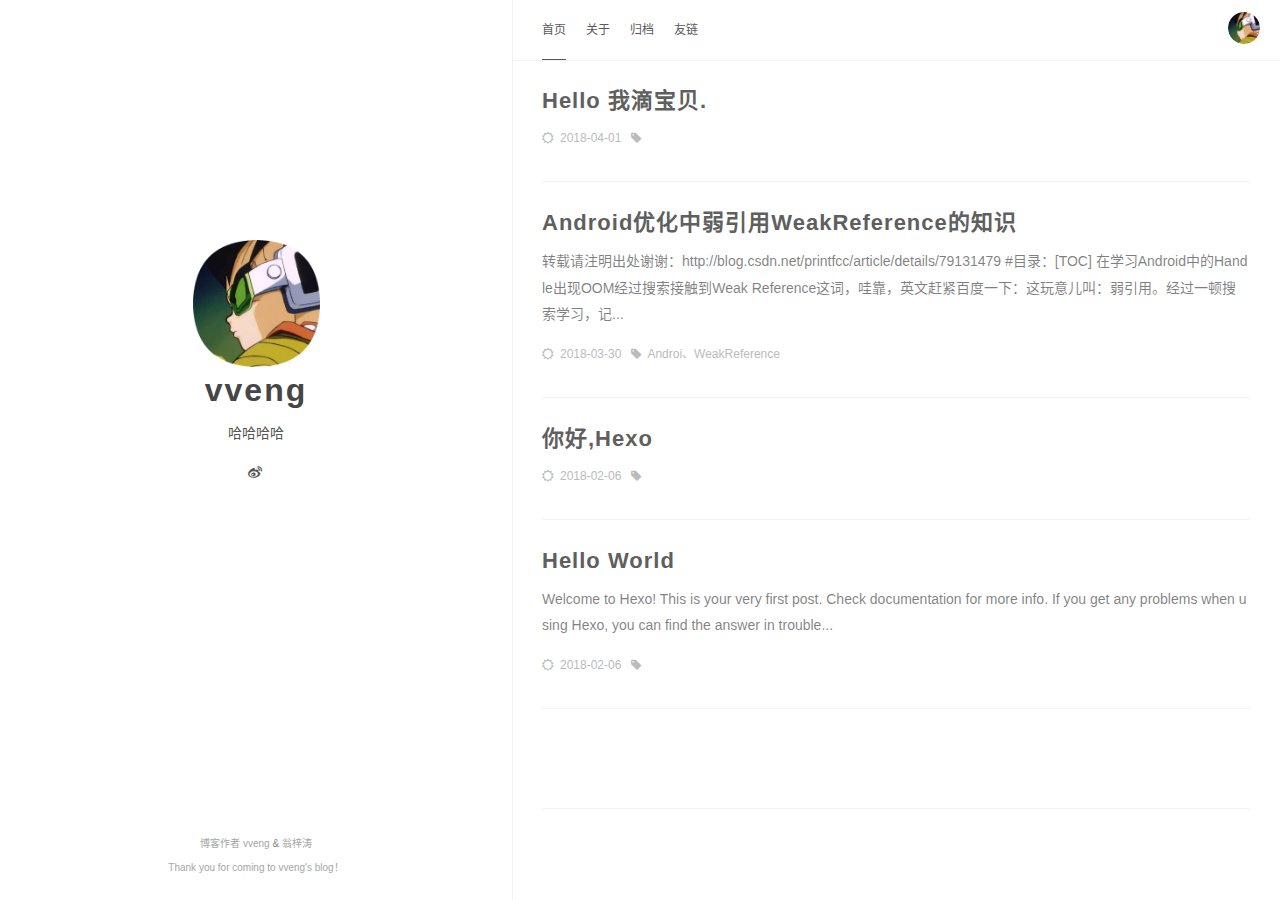
<file: index.html>
<!DOCTYPE html><html lang="zh-CN"><head><meta charset="utf-8"><meta name="X-UA-Compatible" content="IE=edge"><meta name="author" content="翁梓涛 ,vvengStruggle@163.com"><title>vveng</title><meta name="description" content="A Blog Powered By Hexo"><meta name="keywords" content="vveng,翁梓涛,JAVA,Android,blog"><meta content="width=device-width, initial-scale=1.0, maximum-scale=1.0, user-scalable=0" name="viewport"><meta content="yes" name="apple-mobile-web-app-capable"><meta content="black" name="apple-mobile-web-app-status-bar-style"><meta content="telephone=no" name="format-detection"><meta name="renderer" content="webkit"><link rel="short icon" href="/images/favicon.png" type="image/x-icon"><link rel="stylesheet" href="/css/style.css"><link rel="stylesheet" href="/css/blog_basic.css"><link rel="stylesheet" href="/css/font-awesome.min.css"><link rel="alternate" type="application/atom+xml" title="ATOM 1.0" href="/atom.xml"></head><body><div class="sidebar animated fadeInDown"><div class="logo-title"><div class="title"><img src="/images/tx.png" style="width:127px;"><h3 title=""><a href="/">vveng</a></h3><div class="description"><p>哈哈哈哈</p></div></div></div><ul class="social-links"><li><a href="http://weibo.com/u/2181295302"><i class="fa fa-weibo"></i></a></li></ul><div class="footer"><a target="_blank" href="/"><span>博客作者 </span></a><a href="https://vveng.top"> vveng </a><span>&</span><a href="https://vveng.top"> 翁梓涛</a><div class="by_farbox"><a href="https://vveng.top" target="_blank">Thank you for coming to vveng's blog&#65281;</a></div></div></div><div class="main"><div class="page-top animated fadeInDown"><div class="nav"><li><a class="current" href="/">首页</a></li><li><a href="/about">关于</a></li><li><a href="/archives">归档</a></li><li><a href="/links">友链</a></li></div><div class="information"><div class="back_btn"><li><a class="fa fa-chevron-left" onclick="window.history.go(-1)" style="display:none;"> </a></li></div><div class="avatar"><img src="/images/tx.png"></div></div></div><div class="autopagerize_page_element"><div class="content"><div class="post animated fadeInDown"><div class="post-title"><h3><a href="/2018/04/01/Hello-我滴宝贝/">Hello 我滴宝贝.</a></h3></div><div class="post-content"><p></p></div><div class="post-footer"><div class="meta"><div class="info"><i class="fa fa-sun-o"></i><span class="date">2018-04-01</span><i class="fa fa-tag"></i></div></div></div></div><div class="post animated fadeInDown"><div class="post-title"><h3><a href="/2018/03/30/Android优化中弱引用WeakReference的知识-1/">Android优化中弱引用WeakReference的知识</a></h3></div><div class="post-content"><p>
转载请注明出处谢谢：http://blog.csdn.net/printfcc/article/details/79131479
#目录：[TOC]

 在学习Android中的Handle出现OOM经过搜索接触到Weak Reference这词，哇靠，英文赶紧百度一下：这玩意儿叫：弱引用。经过一顿搜索学习，记...</p></div><div class="post-footer"><div class="meta"><div class="info"><i class="fa fa-sun-o"></i><span class="date">2018-03-30</span><i class="fa fa-tag"></i><a class="tag" href="/tags/Androi、WeakReference/" title="Androi、WeakReference">Androi、WeakReference </a></div></div></div></div><div class="post animated fadeInDown"><div class="post-title"><h3><a href="/2018/02/06/你好-Hexo/">你好,Hexo</a></h3></div><div class="post-content"><p></p></div><div class="post-footer"><div class="meta"><div class="info"><i class="fa fa-sun-o"></i><span class="date">2018-02-06</span><i class="fa fa-tag"></i></div></div></div></div><div class="post animated fadeInDown"><div class="post-title"><h3><a href="/2018/02/06/hello-world/">Hello World</a></h3></div><div class="post-content"><p>Welcome to Hexo! This is your very first post. Check documentation for more info. If you get any problems when using Hexo, you can find the answer in trouble...</p></div><div class="post-footer"><div class="meta"><div class="info"><i class="fa fa-sun-o"></i><span class="date">2018-02-06</span><i class="fa fa-tag"></i></div></div></div></div><div class="pagination"><ul class="clearfix"></ul></div></div></div></div><script src="/js/jquery.js"></script><script src="/js/jquery-migrate-1.2.1.min.js"></script><script src="/js/jquery.appear.js"></script></body></html>
</file>
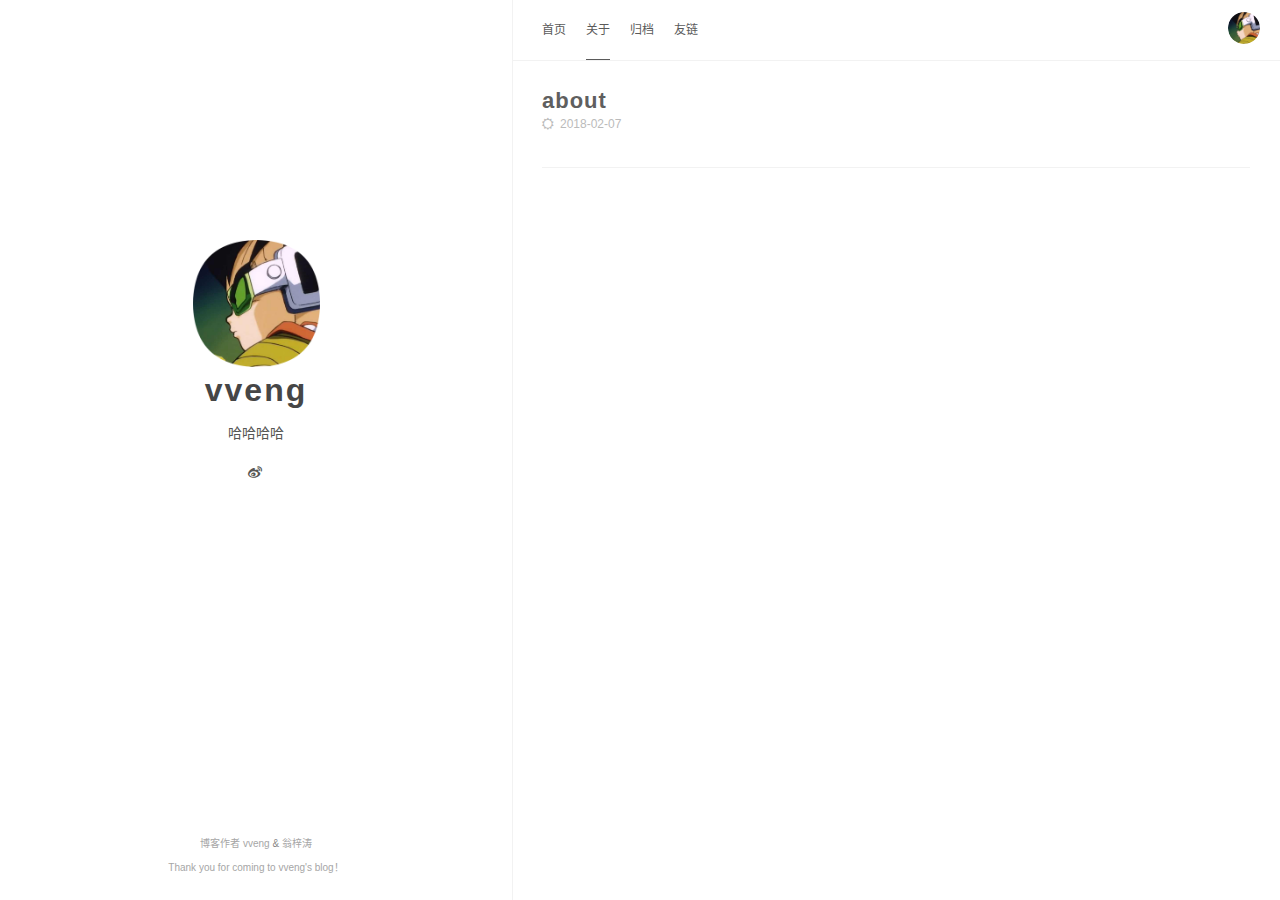
<file: about/index.html>
<!DOCTYPE html><html lang="zh-CN"><head><meta charset="utf-8"><meta name="X-UA-Compatible" content="IE=edge"><meta name="author" content="翁梓涛 ,vvengStruggle@163.com"><title>about · vveng</title><meta name="description" content=""><meta name="keywords" content="vveng,翁梓涛,JAVA,Android,blog"><meta content="width=device-width, initial-scale=1.0, maximum-scale=1.0, user-scalable=0" name="viewport"><meta content="yes" name="apple-mobile-web-app-capable"><meta content="black" name="apple-mobile-web-app-status-bar-style"><meta content="telephone=no" name="format-detection"><meta name="renderer" content="webkit"><link rel="short icon" href="/images/favicon.png" type="image/x-icon"><link rel="stylesheet" href="/css/style.css"><link rel="stylesheet" href="/css/blog_basic.css"><link rel="stylesheet" href="/css/font-awesome.min.css"><link rel="alternate" type="application/atom+xml" title="ATOM 1.0" href="/atom.xml"></head><body><div class="sidebar animated fadeInDown"><div class="logo-title"><div class="title"><img src="/images/tx.png" style="width:127px;"><h3 title=""><a href="/">vveng</a></h3><div class="description"><p>哈哈哈哈</p></div></div></div><ul class="social-links"><li><a href="http://weibo.com/u/2181295302"><i class="fa fa-weibo"></i></a></li></ul><div class="footer"><a target="_blank" href="/"><span>博客作者 </span></a><a href="https://vveng.top"> vveng </a><span>&</span><a href="https://vveng.top"> 翁梓涛</a><div class="by_farbox"><a href="https://vveng.top" target="_blank">Thank you for coming to vveng's blog&#65281;</a></div></div></div><div class="main"><div class="page-top animated fadeInDown"><div class="nav"><li><a href="/">首页</a></li><li><a class="current" href="/about">关于</a></li><li><a href="/archives">归档</a></li><li><a href="/links">友链</a></li></div><div class="information"><div class="back_btn"><li><a class="fa fa-chevron-left" onclick="window.history.go(-1)" style="display:none;"> </a></li></div><div class="avatar"><img src="/images/tx.png"></div></div></div><div class="autopagerize_page_element"><div class="content"><div class="post-page"><div class="post animated fadeInDown"><div class="post-title"><h3><a>about</a></h3></div><div class="post-content"></div><div class="post-footer"><div class="meta"><div class="info"><i class="fa fa-sun-o"></i><span class="date">2018-02-07</span></div></div></div></div></div></div></div></div><script src="/js/jquery.js"></script><script src="/js/jquery-migrate-1.2.1.min.js"></script><script src="/js/jquery.appear.js"></script></body></html>
</file>
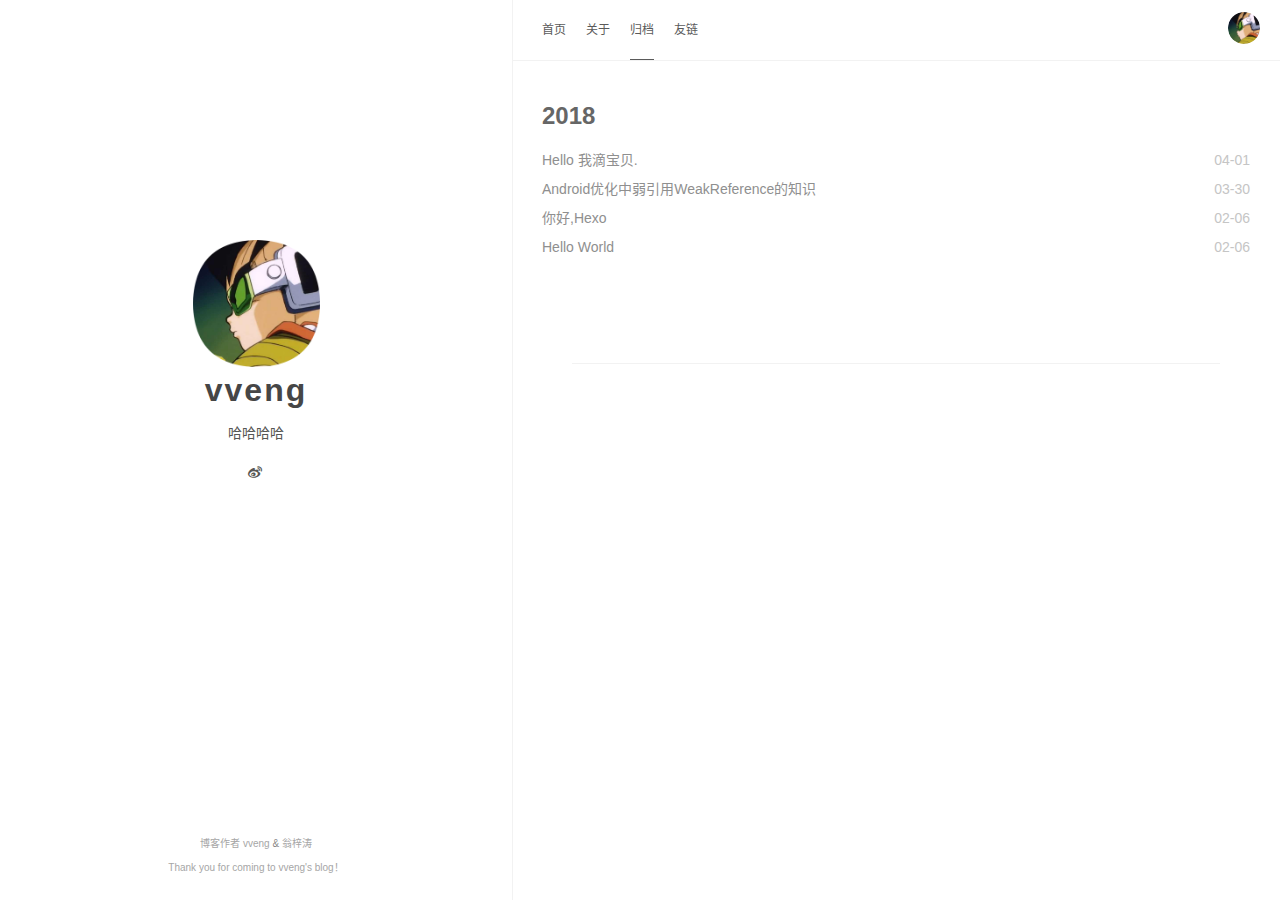
<file: archives/index.html>
<!DOCTYPE html><html lang="zh-CN"><head><meta charset="utf-8"><meta name="X-UA-Compatible" content="IE=edge"><meta name="author" content="翁梓涛 ,vvengStruggle@163.com"><title>归档 · vveng</title><meta name="description" content="归档页面 - vveng"><meta name="keywords" content="vveng,翁梓涛,JAVA,Android,blog"><meta content="width=device-width, initial-scale=1.0, maximum-scale=1.0, user-scalable=0" name="viewport"><meta content="yes" name="apple-mobile-web-app-capable"><meta content="black" name="apple-mobile-web-app-status-bar-style"><meta content="telephone=no" name="format-detection"><meta name="renderer" content="webkit"><link rel="short icon" href="/images/favicon.png" type="image/x-icon"><link rel="stylesheet" href="/css/style.css"><link rel="stylesheet" href="/css/blog_basic.css"><link rel="stylesheet" href="/css/font-awesome.min.css"><link rel="alternate" type="application/atom+xml" title="ATOM 1.0" href="/atom.xml"></head><body><div class="sidebar animated fadeInDown"><div class="logo-title"><div class="title"><img src="/images/tx.png" style="width:127px;"><h3 title=""><a href="/">vveng</a></h3><div class="description"><p>哈哈哈哈</p></div></div></div><ul class="social-links"><li><a href="http://weibo.com/u/2181295302"><i class="fa fa-weibo"></i></a></li></ul><div class="footer"><a target="_blank" href="/"><span>博客作者 </span></a><a href="https://vveng.top"> vveng </a><span>&</span><a href="https://vveng.top"> 翁梓涛</a><div class="by_farbox"><a href="https://vveng.top" target="_blank">Thank you for coming to vveng's blog&#65281;</a></div></div></div><div class="main"><div class="page-top animated fadeInDown"><div class="nav"><li><a href="/">首页</a></li><li><a href="/about">关于</a></li><li><a class="current" href="/archives">归档</a></li><li><a href="/links">友链</a></li></div><div class="information"><div class="back_btn"><li><a class="fa fa-chevron-left" onclick="window.history.go(-1)" style="display:none;"> </a></li></div><div class="avatar"><img src="/images/tx.png"></div></div></div><div class="autopagerize_page_element"><div class="content"><div class="archive animated fadeInDown"><ul class="list-with-title"><div class="archive"><div class="listing-title">2018</div><ul class="listing"><div class="listing-item"><div class="listing-post"><a href="/2018/04/01/Hello-我滴宝贝/" title="Hello 我滴宝贝.">Hello 我滴宝贝.</a><div class="post-time"><span class="date">04-01</span></div></div></div><div class="listing-item"><div class="listing-post"><a href="/2018/03/30/Android优化中弱引用WeakReference的知识-1/" title="Android优化中弱引用WeakReference的知识">Android优化中弱引用WeakReference的知识</a><div class="post-time"><span class="date">03-30</span></div></div></div><div class="listing-item"><div class="listing-post"><a href="/2018/02/06/你好-Hexo/" title="你好,Hexo">你好,Hexo</a><div class="post-time"><span class="date">02-06</span></div></div></div><div class="listing-item"><div class="listing-post"><a href="/2018/02/06/hello-world/" title="Hello World">Hello World</a><div class="post-time"><span class="date">02-06</span></div></div></div></div><div class="pagination"><ul class="clearfix"></ul></div></ul></div></div></div></div><script src="/js/jquery.js"></script><script src="/js/jquery-migrate-1.2.1.min.js"></script><script src="/js/jquery.appear.js"></script></body></html>
</file>
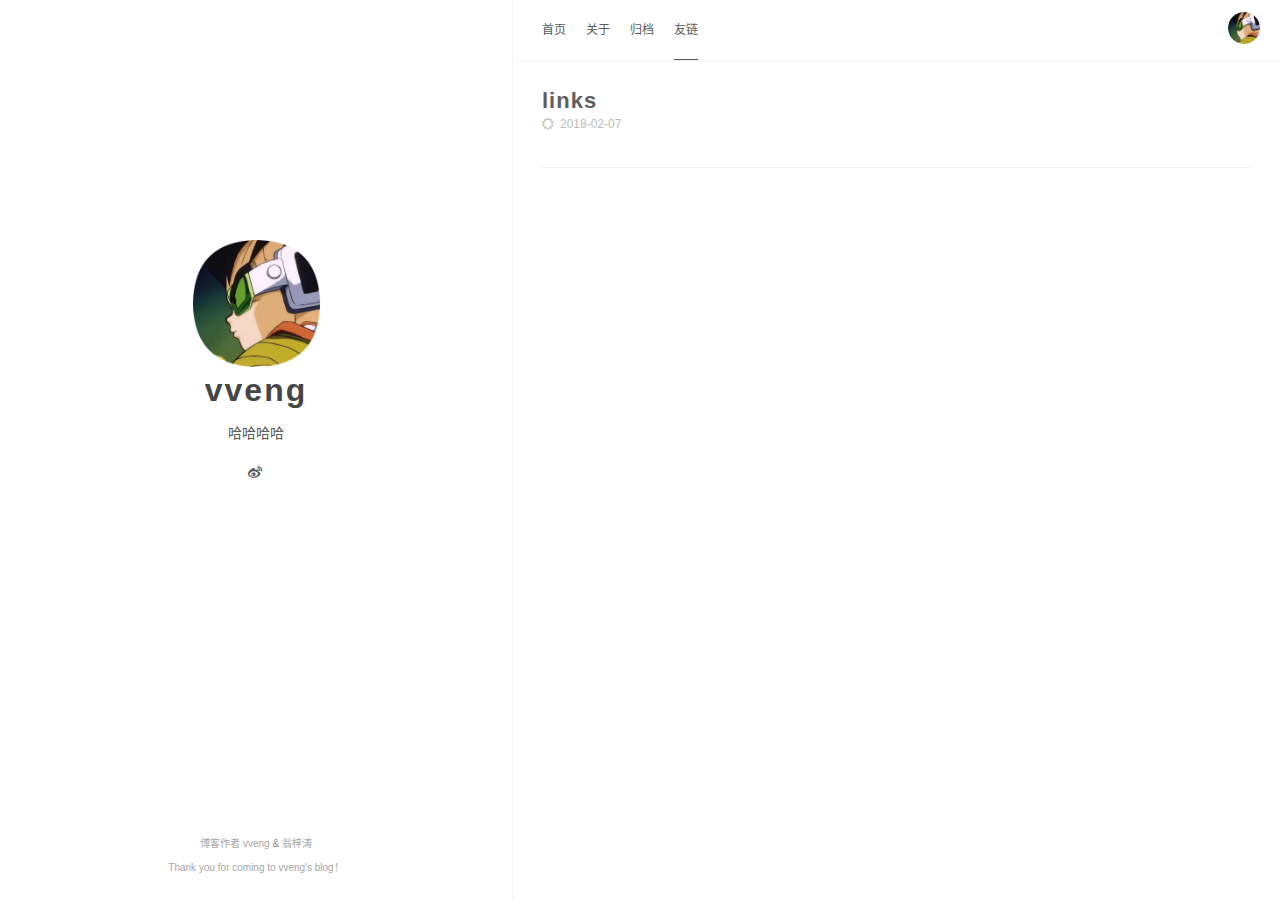
<file: links/index.html>
<!DOCTYPE html><html lang="zh-CN"><head><meta charset="utf-8"><meta name="X-UA-Compatible" content="IE=edge"><meta name="author" content="翁梓涛 ,vvengStruggle@163.com"><title>links · vveng</title><meta name="description" content=""><meta name="keywords" content="vveng,翁梓涛,JAVA,Android,blog"><meta content="width=device-width, initial-scale=1.0, maximum-scale=1.0, user-scalable=0" name="viewport"><meta content="yes" name="apple-mobile-web-app-capable"><meta content="black" name="apple-mobile-web-app-status-bar-style"><meta content="telephone=no" name="format-detection"><meta name="renderer" content="webkit"><link rel="short icon" href="/images/favicon.png" type="image/x-icon"><link rel="stylesheet" href="/css/style.css"><link rel="stylesheet" href="/css/blog_basic.css"><link rel="stylesheet" href="/css/font-awesome.min.css"><link rel="alternate" type="application/atom+xml" title="ATOM 1.0" href="/atom.xml"></head><body><div class="sidebar animated fadeInDown"><div class="logo-title"><div class="title"><img src="/images/tx.png" style="width:127px;"><h3 title=""><a href="/">vveng</a></h3><div class="description"><p>哈哈哈哈</p></div></div></div><ul class="social-links"><li><a href="http://weibo.com/u/2181295302"><i class="fa fa-weibo"></i></a></li></ul><div class="footer"><a target="_blank" href="/"><span>博客作者 </span></a><a href="https://vveng.top"> vveng </a><span>&</span><a href="https://vveng.top"> 翁梓涛</a><div class="by_farbox"><a href="https://vveng.top" target="_blank">Thank you for coming to vveng's blog&#65281;</a></div></div></div><div class="main"><div class="page-top animated fadeInDown"><div class="nav"><li><a href="/">首页</a></li><li><a href="/about">关于</a></li><li><a href="/archives">归档</a></li><li><a class="current" href="/links">友链</a></li></div><div class="information"><div class="back_btn"><li><a class="fa fa-chevron-left" onclick="window.history.go(-1)" style="display:none;"> </a></li></div><div class="avatar"><img src="/images/tx.png"></div></div></div><div class="autopagerize_page_element"><div class="content"><div class="post-page"><div class="post animated fadeInDown"><div class="post-title"><h3><a>links</a></h3></div><div class="post-content"></div><div class="post-footer"><div class="meta"><div class="info"><i class="fa fa-sun-o"></i><span class="date">2018-02-07</span></div></div></div></div></div></div></div></div><script src="/js/jquery.js"></script><script src="/js/jquery-migrate-1.2.1.min.js"></script><script src="/js/jquery.appear.js"></script></body></html>
</file>
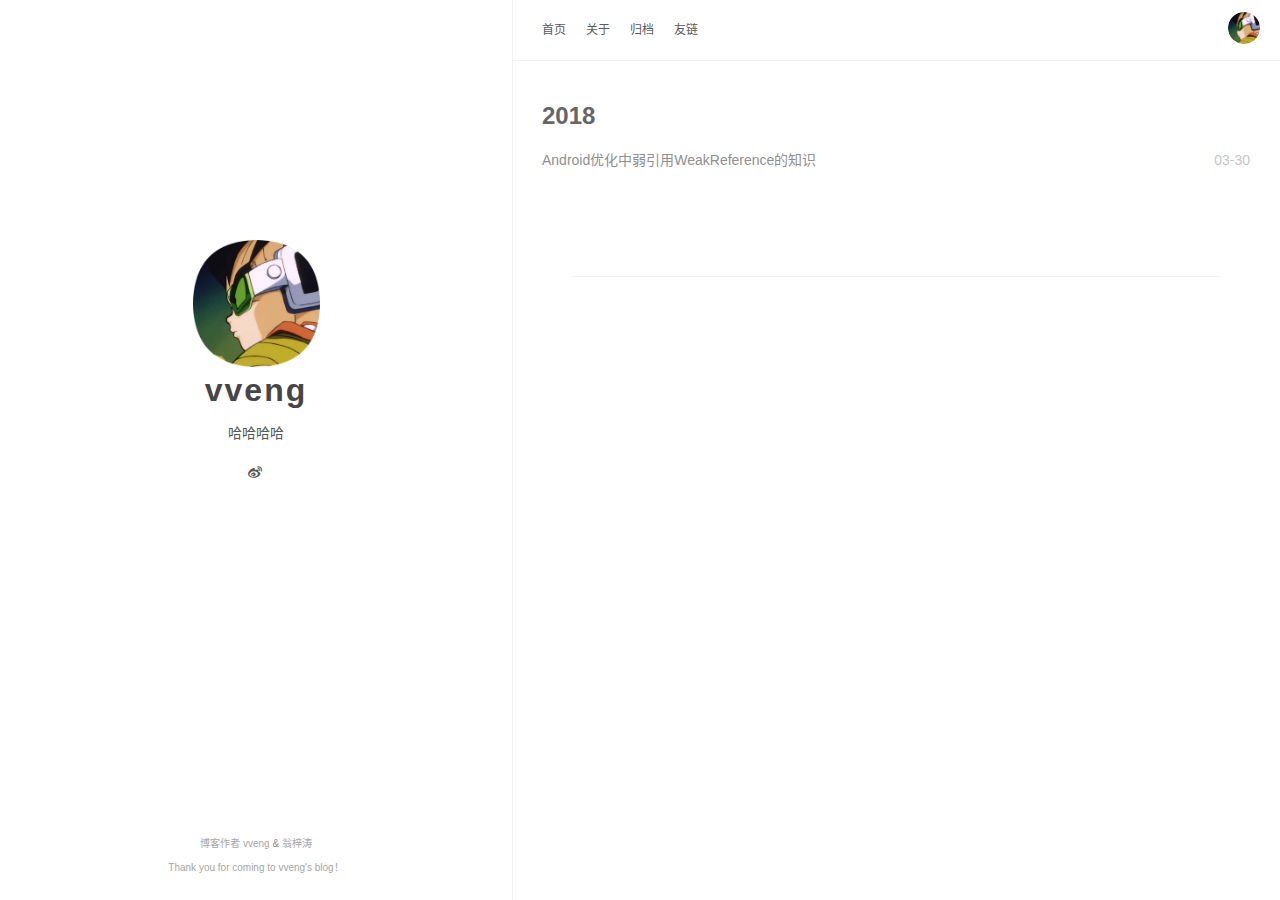
<file: tags/Androi、WeakReference/index.html>
<!DOCTYPE html><html lang="zh-CN"><head><meta charset="utf-8"><meta name="X-UA-Compatible" content="IE=edge"><meta name="author" content="翁梓涛 ,vvengStruggle@163.com"><title>Androi、WeakReference · vveng</title><meta name="description" content="标签：Androi、WeakReference - vveng"><meta name="keywords" content="vveng,翁梓涛,JAVA,Android,blog"><meta content="width=device-width, initial-scale=1.0, maximum-scale=1.0, user-scalable=0" name="viewport"><meta content="yes" name="apple-mobile-web-app-capable"><meta content="black" name="apple-mobile-web-app-status-bar-style"><meta content="telephone=no" name="format-detection"><meta name="renderer" content="webkit"><link rel="short icon" href="/images/favicon.png" type="image/x-icon"><link rel="stylesheet" href="/css/style.css"><link rel="stylesheet" href="/css/blog_basic.css"><link rel="stylesheet" href="/css/font-awesome.min.css"><link rel="alternate" type="application/atom+xml" title="ATOM 1.0" href="/atom.xml"></head><body><div class="sidebar animated fadeInDown"><div class="logo-title"><div class="title"><img src="/images/tx.png" style="width:127px;"><h3 title=""><a href="/">vveng</a></h3><div class="description"><p>哈哈哈哈</p></div></div></div><ul class="social-links"><li><a href="http://weibo.com/u/2181295302"><i class="fa fa-weibo"></i></a></li></ul><div class="footer"><a target="_blank" href="/"><span>博客作者 </span></a><a href="https://vveng.top"> vveng </a><span>&</span><a href="https://vveng.top"> 翁梓涛</a><div class="by_farbox"><a href="https://vveng.top" target="_blank">Thank you for coming to vveng's blog&#65281;</a></div></div></div><div class="main"><div class="page-top animated fadeInDown"><div class="nav"><li><a href="/">首页</a></li><li><a href="/about">关于</a></li><li><a href="/archives">归档</a></li><li><a href="/links">友链</a></li></div><div class="information"><div class="back_btn"><li><a class="fa fa-chevron-left" onclick="window.history.go(-1)" style="display:none;"> </a></li></div><div class="avatar"><img src="/images/tx.png"></div></div></div><div class="autopagerize_page_element"><div class="content"><div class="archive animated fadeInDown"><ul class="list-with-title"><div class="archive"><div class="listing-title">2018</div><ul class="listing"><div class="listing-item"><div class="listing-post"><a href="/2018/03/30/Android优化中弱引用WeakReference的知识-1/" title="Android优化中弱引用WeakReference的知识">Android优化中弱引用WeakReference的知识</a><div class="post-time"><span class="date">03-30</span></div></div></div></div><div class="pagination"><ul class="clearfix"></ul></div></ul></div></div></div></div><script src="/js/jquery.js"></script><script src="/js/jquery-migrate-1.2.1.min.js"></script><script src="/js/jquery.appear.js"></script></body></html>
</file>
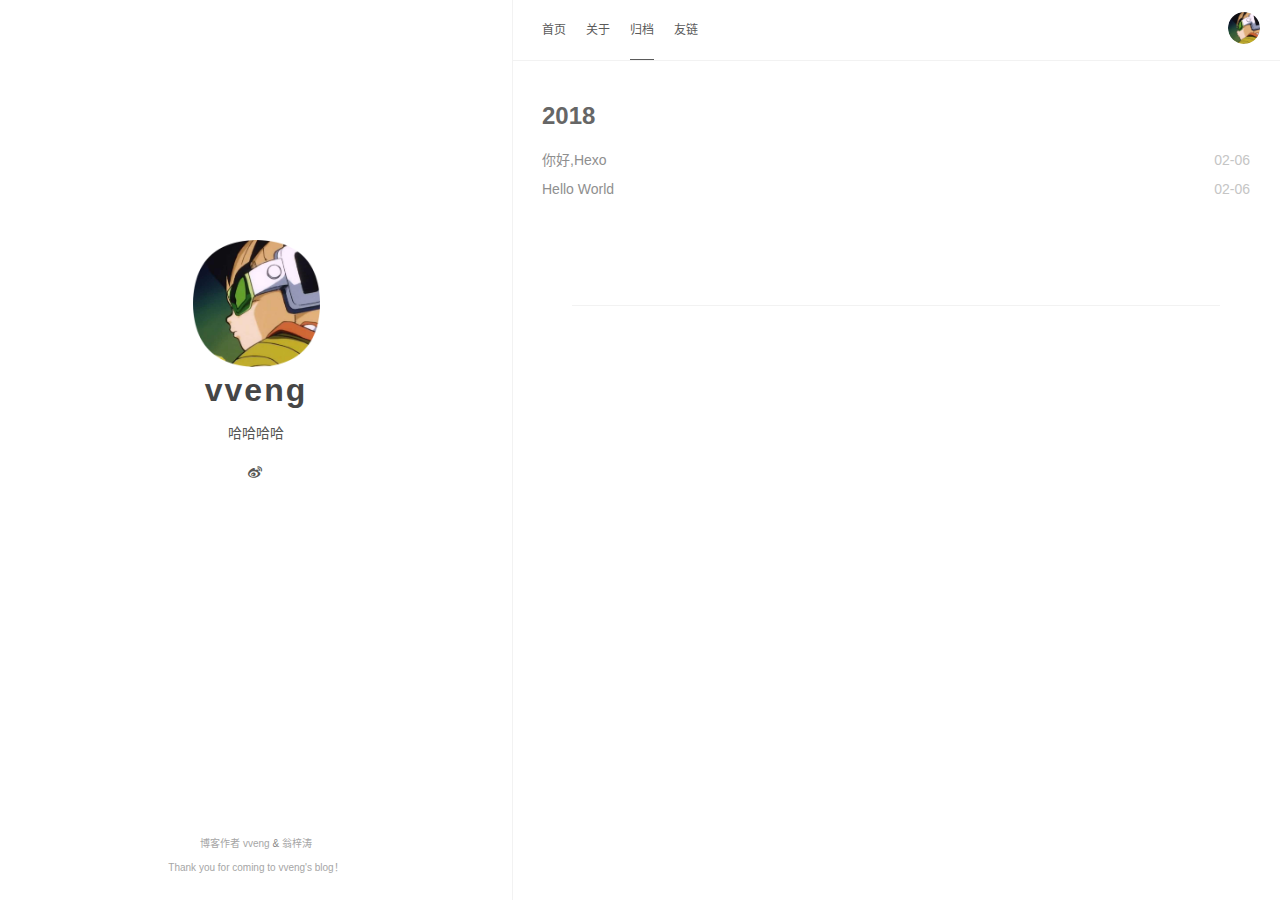
<file: archives/2018/02/index.html>
<!DOCTYPE html><html lang="zh-CN"><head><meta charset="utf-8"><meta name="X-UA-Compatible" content="IE=edge"><meta name="author" content="翁梓涛 ,vvengStruggle@163.com"><title>归档 · vveng</title><meta name="description" content="归档页面 - vveng"><meta name="keywords" content="vveng,翁梓涛,JAVA,Android,blog"><meta content="width=device-width, initial-scale=1.0, maximum-scale=1.0, user-scalable=0" name="viewport"><meta content="yes" name="apple-mobile-web-app-capable"><meta content="black" name="apple-mobile-web-app-status-bar-style"><meta content="telephone=no" name="format-detection"><meta name="renderer" content="webkit"><link rel="short icon" href="/images/favicon.png" type="image/x-icon"><link rel="stylesheet" href="/css/style.css"><link rel="stylesheet" href="/css/blog_basic.css"><link rel="stylesheet" href="/css/font-awesome.min.css"><link rel="alternate" type="application/atom+xml" title="ATOM 1.0" href="/atom.xml"></head><body><div class="sidebar animated fadeInDown"><div class="logo-title"><div class="title"><img src="/images/tx.png" style="width:127px;"><h3 title=""><a href="/">vveng</a></h3><div class="description"><p>哈哈哈哈</p></div></div></div><ul class="social-links"><li><a href="http://weibo.com/u/2181295302"><i class="fa fa-weibo"></i></a></li></ul><div class="footer"><a target="_blank" href="/"><span>博客作者 </span></a><a href="https://vveng.top"> vveng </a><span>&</span><a href="https://vveng.top"> 翁梓涛</a><div class="by_farbox"><a href="https://vveng.top" target="_blank">Thank you for coming to vveng's blog&#65281;</a></div></div></div><div class="main"><div class="page-top animated fadeInDown"><div class="nav"><li><a href="/">首页</a></li><li><a href="/about">关于</a></li><li><a class="current" href="/archives">归档</a></li><li><a href="/links">友链</a></li></div><div class="information"><div class="back_btn"><li><a class="fa fa-chevron-left" onclick="window.history.go(-1)" style="display:none;"> </a></li></div><div class="avatar"><img src="/images/tx.png"></div></div></div><div class="autopagerize_page_element"><div class="content"><div class="archive animated fadeInDown"><ul class="list-with-title"><div class="archive"><div class="listing-title">2018</div><ul class="listing"><div class="listing-item"><div class="listing-post"><a href="/2018/02/06/你好-Hexo/" title="你好,Hexo">你好,Hexo</a><div class="post-time"><span class="date">02-06</span></div></div></div><div class="listing-item"><div class="listing-post"><a href="/2018/02/06/hello-world/" title="Hello World">Hello World</a><div class="post-time"><span class="date">02-06</span></div></div></div></div><div class="pagination"><ul class="clearfix"></ul></div></ul></div></div></div></div><script src="/js/jquery.js"></script><script src="/js/jquery-migrate-1.2.1.min.js"></script><script src="/js/jquery.appear.js"></script></body></html>
</file>
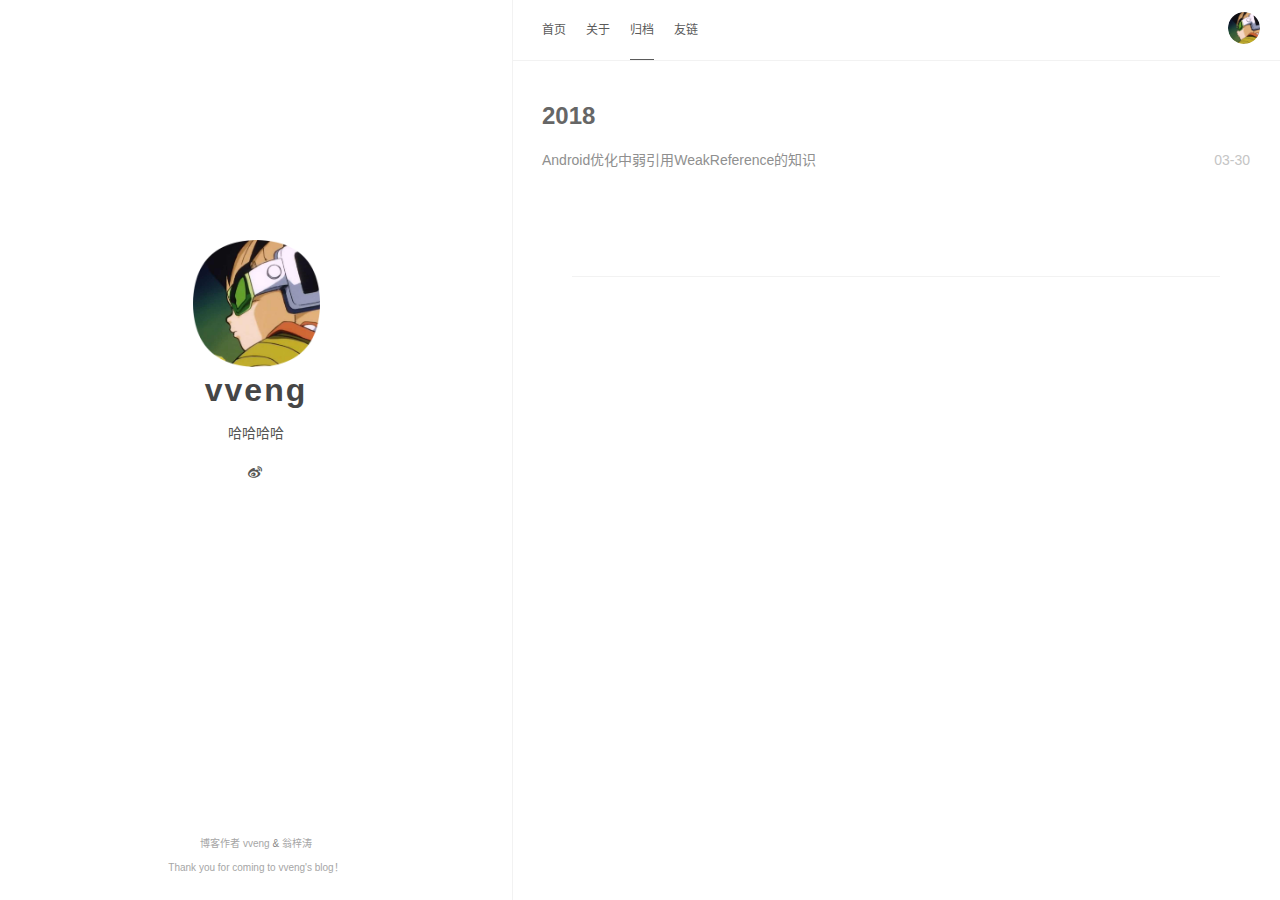
<file: archives/2018/03/index.html>
<!DOCTYPE html><html lang="zh-CN"><head><meta charset="utf-8"><meta name="X-UA-Compatible" content="IE=edge"><meta name="author" content="翁梓涛 ,vvengStruggle@163.com"><title>归档 · vveng</title><meta name="description" content="归档页面 - vveng"><meta name="keywords" content="vveng,翁梓涛,JAVA,Android,blog"><meta content="width=device-width, initial-scale=1.0, maximum-scale=1.0, user-scalable=0" name="viewport"><meta content="yes" name="apple-mobile-web-app-capable"><meta content="black" name="apple-mobile-web-app-status-bar-style"><meta content="telephone=no" name="format-detection"><meta name="renderer" content="webkit"><link rel="short icon" href="/images/favicon.png" type="image/x-icon"><link rel="stylesheet" href="/css/style.css"><link rel="stylesheet" href="/css/blog_basic.css"><link rel="stylesheet" href="/css/font-awesome.min.css"><link rel="alternate" type="application/atom+xml" title="ATOM 1.0" href="/atom.xml"></head><body><div class="sidebar animated fadeInDown"><div class="logo-title"><div class="title"><img src="/images/tx.png" style="width:127px;"><h3 title=""><a href="/">vveng</a></h3><div class="description"><p>哈哈哈哈</p></div></div></div><ul class="social-links"><li><a href="http://weibo.com/u/2181295302"><i class="fa fa-weibo"></i></a></li></ul><div class="footer"><a target="_blank" href="/"><span>博客作者 </span></a><a href="https://vveng.top"> vveng </a><span>&</span><a href="https://vveng.top"> 翁梓涛</a><div class="by_farbox"><a href="https://vveng.top" target="_blank">Thank you for coming to vveng's blog&#65281;</a></div></div></div><div class="main"><div class="page-top animated fadeInDown"><div class="nav"><li><a href="/">首页</a></li><li><a href="/about">关于</a></li><li><a class="current" href="/archives">归档</a></li><li><a href="/links">友链</a></li></div><div class="information"><div class="back_btn"><li><a class="fa fa-chevron-left" onclick="window.history.go(-1)" style="display:none;"> </a></li></div><div class="avatar"><img src="/images/tx.png"></div></div></div><div class="autopagerize_page_element"><div class="content"><div class="archive animated fadeInDown"><ul class="list-with-title"><div class="archive"><div class="listing-title">2018</div><ul class="listing"><div class="listing-item"><div class="listing-post"><a href="/2018/03/30/Android优化中弱引用WeakReference的知识-1/" title="Android优化中弱引用WeakReference的知识">Android优化中弱引用WeakReference的知识</a><div class="post-time"><span class="date">03-30</span></div></div></div></div><div class="pagination"><ul class="clearfix"></ul></div></ul></div></div></div></div><script src="/js/jquery.js"></script><script src="/js/jquery-migrate-1.2.1.min.js"></script><script src="/js/jquery.appear.js"></script></body></html>
</file>
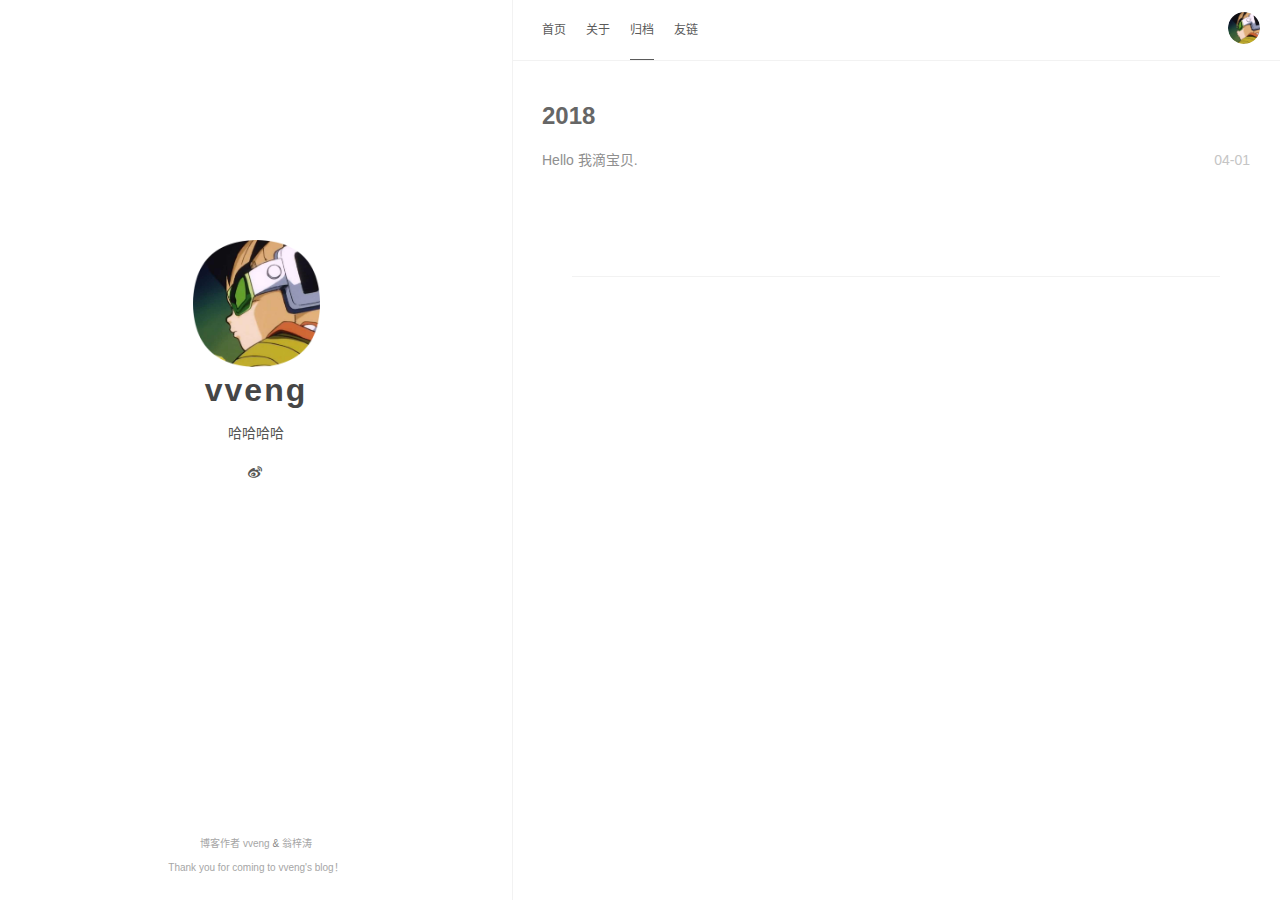
<file: archives/2018/04/index.html>
<!DOCTYPE html><html lang="zh-CN"><head><meta charset="utf-8"><meta name="X-UA-Compatible" content="IE=edge"><meta name="author" content="翁梓涛 ,vvengStruggle@163.com"><title>归档 · vveng</title><meta name="description" content="归档页面 - vveng"><meta name="keywords" content="vveng,翁梓涛,JAVA,Android,blog"><meta content="width=device-width, initial-scale=1.0, maximum-scale=1.0, user-scalable=0" name="viewport"><meta content="yes" name="apple-mobile-web-app-capable"><meta content="black" name="apple-mobile-web-app-status-bar-style"><meta content="telephone=no" name="format-detection"><meta name="renderer" content="webkit"><link rel="short icon" href="/images/favicon.png" type="image/x-icon"><link rel="stylesheet" href="/css/style.css"><link rel="stylesheet" href="/css/blog_basic.css"><link rel="stylesheet" href="/css/font-awesome.min.css"><link rel="alternate" type="application/atom+xml" title="ATOM 1.0" href="/atom.xml"></head><body><div class="sidebar animated fadeInDown"><div class="logo-title"><div class="title"><img src="/images/tx.png" style="width:127px;"><h3 title=""><a href="/">vveng</a></h3><div class="description"><p>哈哈哈哈</p></div></div></div><ul class="social-links"><li><a href="http://weibo.com/u/2181295302"><i class="fa fa-weibo"></i></a></li></ul><div class="footer"><a target="_blank" href="/"><span>博客作者 </span></a><a href="https://vveng.top"> vveng </a><span>&</span><a href="https://vveng.top"> 翁梓涛</a><div class="by_farbox"><a href="https://vveng.top" target="_blank">Thank you for coming to vveng's blog&#65281;</a></div></div></div><div class="main"><div class="page-top animated fadeInDown"><div class="nav"><li><a href="/">首页</a></li><li><a href="/about">关于</a></li><li><a class="current" href="/archives">归档</a></li><li><a href="/links">友链</a></li></div><div class="information"><div class="back_btn"><li><a class="fa fa-chevron-left" onclick="window.history.go(-1)" style="display:none;"> </a></li></div><div class="avatar"><img src="/images/tx.png"></div></div></div><div class="autopagerize_page_element"><div class="content"><div class="archive animated fadeInDown"><ul class="list-with-title"><div class="archive"><div class="listing-title">2018</div><ul class="listing"><div class="listing-item"><div class="listing-post"><a href="/2018/04/01/Hello-我滴宝贝/" title="Hello 我滴宝贝.">Hello 我滴宝贝.</a><div class="post-time"><span class="date">04-01</span></div></div></div></div><div class="pagination"><ul class="clearfix"></ul></div></ul></div></div></div></div><script src="/js/jquery.js"></script><script src="/js/jquery-migrate-1.2.1.min.js"></script><script src="/js/jquery.appear.js"></script></body></html>
</file>
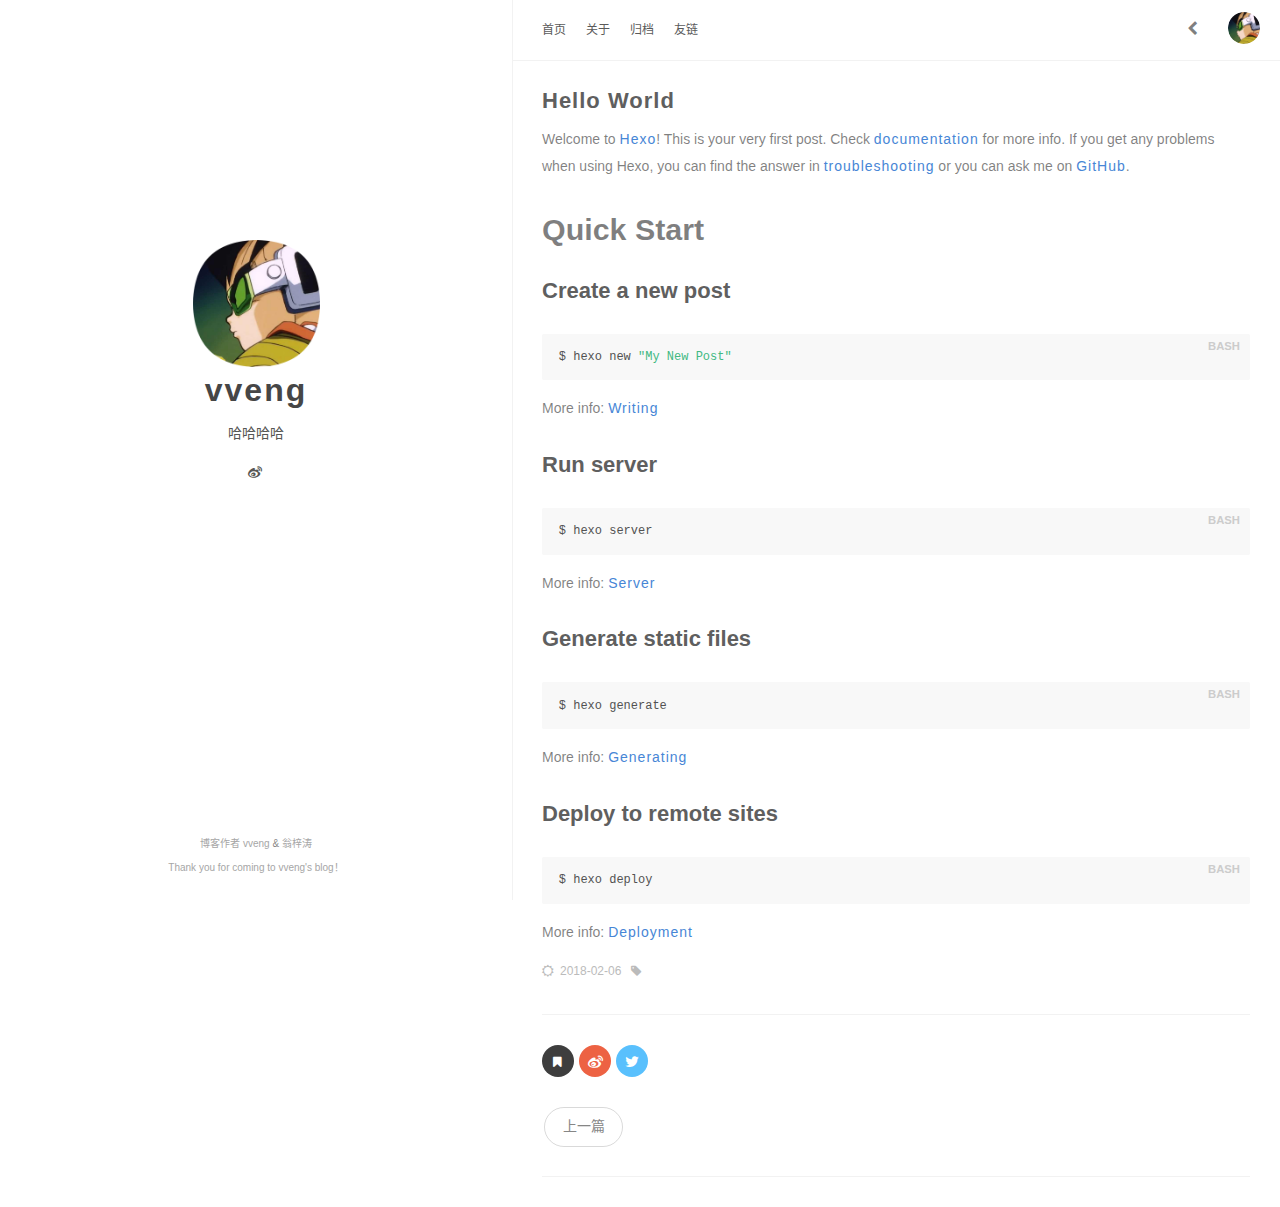
<file: 2018/02/06/hello-world/index.html>
<!DOCTYPE html><html lang="zh-CN"><head><meta charset="utf-8"><meta name="X-UA-Compatible" content="IE=edge"><meta name="author" content="翁梓涛 ,vvengStruggle@163.com"><title>Hello World · vveng</title><meta name="description" content="Welcome to Hexo! This is your very first post. Check documentation for more info. If you get any problems when using Hexo, you can find the answer in "><meta name="keywords" content="vveng,翁梓涛,JAVA,Android,blog"><meta content="width=device-width, initial-scale=1.0, maximum-scale=1.0, user-scalable=0" name="viewport"><meta content="yes" name="apple-mobile-web-app-capable"><meta content="black" name="apple-mobile-web-app-status-bar-style"><meta content="telephone=no" name="format-detection"><meta name="renderer" content="webkit"><link rel="short icon" href="/images/favicon.png" type="image/x-icon"><link rel="stylesheet" href="/css/style.css"><link rel="stylesheet" href="/css/blog_basic.css"><link rel="stylesheet" href="/css/font-awesome.min.css"><link rel="alternate" type="application/atom+xml" title="ATOM 1.0" href="/atom.xml"></head><body><div class="sidebar animated fadeInDown"><div class="logo-title"><div class="title"><img src="/images/tx.png" style="width:127px;"><h3 title=""><a href="/">vveng</a></h3><div class="description"><p>哈哈哈哈</p></div></div></div><ul class="social-links"><li><a href="http://weibo.com/u/2181295302"><i class="fa fa-weibo"></i></a></li></ul><div class="footer"><a target="_blank" href="/"><span>博客作者 </span></a><a href="https://vveng.top"> vveng </a><span>&</span><a href="https://vveng.top"> 翁梓涛</a><div class="by_farbox"><a href="https://vveng.top" target="_blank">Thank you for coming to vveng's blog&#65281;</a></div></div></div><div class="main"><div class="page-top animated fadeInDown"><div class="nav"><li><a href="/">首页</a></li><li><a href="/about">关于</a></li><li><a href="/archives">归档</a></li><li><a href="/links">友链</a></li></div><div class="information"><div class="back_btn"><li><a class="fa fa-chevron-left" onclick="window.history.go(-1)"> </a></li></div><div class="avatar"><img src="/images/tx.png"></div></div></div><div class="autopagerize_page_element"><div class="content"><div class="post-page"><div class="post animated fadeInDown"><div class="post-title"><h3><a>Hello World</a></h3></div><div class="post-content"><p>Welcome to <a href="https://hexo.io/" target="_blank" rel="noopener">Hexo</a>! This is your very first post. Check <a href="https://hexo.io/docs/" target="_blank" rel="noopener">documentation</a> for more info. If you get any problems when using Hexo, you can find the answer in <a href="https://hexo.io/docs/troubleshooting.html" target="_blank" rel="noopener">troubleshooting</a> or you can ask me on <a href="https://github.com/hexojs/hexo/issues" target="_blank" rel="noopener">GitHub</a>.</p>
<h2 id="Quick-Start"><a href="#Quick-Start" class="headerlink" title="Quick Start"></a>Quick Start</h2><h3 id="Create-a-new-post"><a href="#Create-a-new-post" class="headerlink" title="Create a new post"></a>Create a new post</h3><figure class="highlight bash"><table><tr><td class="gutter"><pre><span class="line">1</span><br></pre></td><td class="code"><pre><span class="line">$ hexo new <span class="string">"My New Post"</span></span><br></pre></td></tr></table></figure>
<p>More info: <a href="https://hexo.io/docs/writing.html" target="_blank" rel="noopener">Writing</a></p>
<h3 id="Run-server"><a href="#Run-server" class="headerlink" title="Run server"></a>Run server</h3><figure class="highlight bash"><table><tr><td class="gutter"><pre><span class="line">1</span><br></pre></td><td class="code"><pre><span class="line">$ hexo server</span><br></pre></td></tr></table></figure>
<p>More info: <a href="https://hexo.io/docs/server.html" target="_blank" rel="noopener">Server</a></p>
<h3 id="Generate-static-files"><a href="#Generate-static-files" class="headerlink" title="Generate static files"></a>Generate static files</h3><figure class="highlight bash"><table><tr><td class="gutter"><pre><span class="line">1</span><br></pre></td><td class="code"><pre><span class="line">$ hexo generate</span><br></pre></td></tr></table></figure>
<p>More info: <a href="https://hexo.io/docs/generating.html" target="_blank" rel="noopener">Generating</a></p>
<h3 id="Deploy-to-remote-sites"><a href="#Deploy-to-remote-sites" class="headerlink" title="Deploy to remote sites"></a>Deploy to remote sites</h3><figure class="highlight bash"><table><tr><td class="gutter"><pre><span class="line">1</span><br></pre></td><td class="code"><pre><span class="line">$ hexo deploy</span><br></pre></td></tr></table></figure>
<p>More info: <a href="https://hexo.io/docs/deployment.html" target="_blank" rel="noopener">Deployment</a></p>
</div><div class="post-footer"><div class="meta"><div class="info"><i class="fa fa-sun-o"></i><span class="date">2018-02-06</span><i class="fa fa-tag"></i></div></div></div></div><div class="share"><div class="evernote"><a class="fa fa-bookmark" href="javascript:(function(){EN_CLIP_HOST='http://www.evernote.com';try{var%20x=document.createElement('SCRIPT');x.type='text/javascript';x.src=EN_CLIP_HOST+'/public/bookmarkClipper.js?'+(new%20Date().getTime()/100000);document.getElementsByTagName('head')[0].appendChild(x);}catch(e){location.href=EN_CLIP_HOST+'/clip.action?url='+encodeURIComponent(location.href)+'&amp;title='+encodeURIComponent(document.title);}})();" ref="nofollow" target="_blank"></a></div><div class="weibo"><a class="fa fa-weibo" href="javascript:void((function(s,d,e){try{}catch(e){}var f='http://service.weibo.com/share/share.php?',u=d.location.href,p=['url=',e(u),'&amp;title=',e(d.title),'&amp;appkey=2924220432'].join('');function a(){if(!window.open([f,p].join(''),'mb',['toolbar=0,status=0,resizable=1,width=620,height=450,left=',(s.width-620)/2,',top=',(s.height-450)/2].join('')))u.href=[f,p].join('');};if(/Firefox/.test(navigator.userAgent)){setTimeout(a,0)}else{a()}})(screen,document,encodeURIComponent));"></a></div><div class="twitter"><a class="fa fa-twitter" href="http://twitter.com/home?status=,http://yoursite.com/2018/02/06/hello-world/,vveng,Hello World,;"></a></div></div><div class="pagination"><ul class="clearfix"><li class="pre pagbuttons"><a class="btn" role="navigation" href="/2018/02/06/你好-Hexo/" title="你好,Hexo">上一篇</a></li></ul></div></div></div></div></div><script src="/js/jquery.js"></script><script src="/js/jquery-migrate-1.2.1.min.js"></script><script src="/js/jquery.appear.js"></script></body></html>
</file>
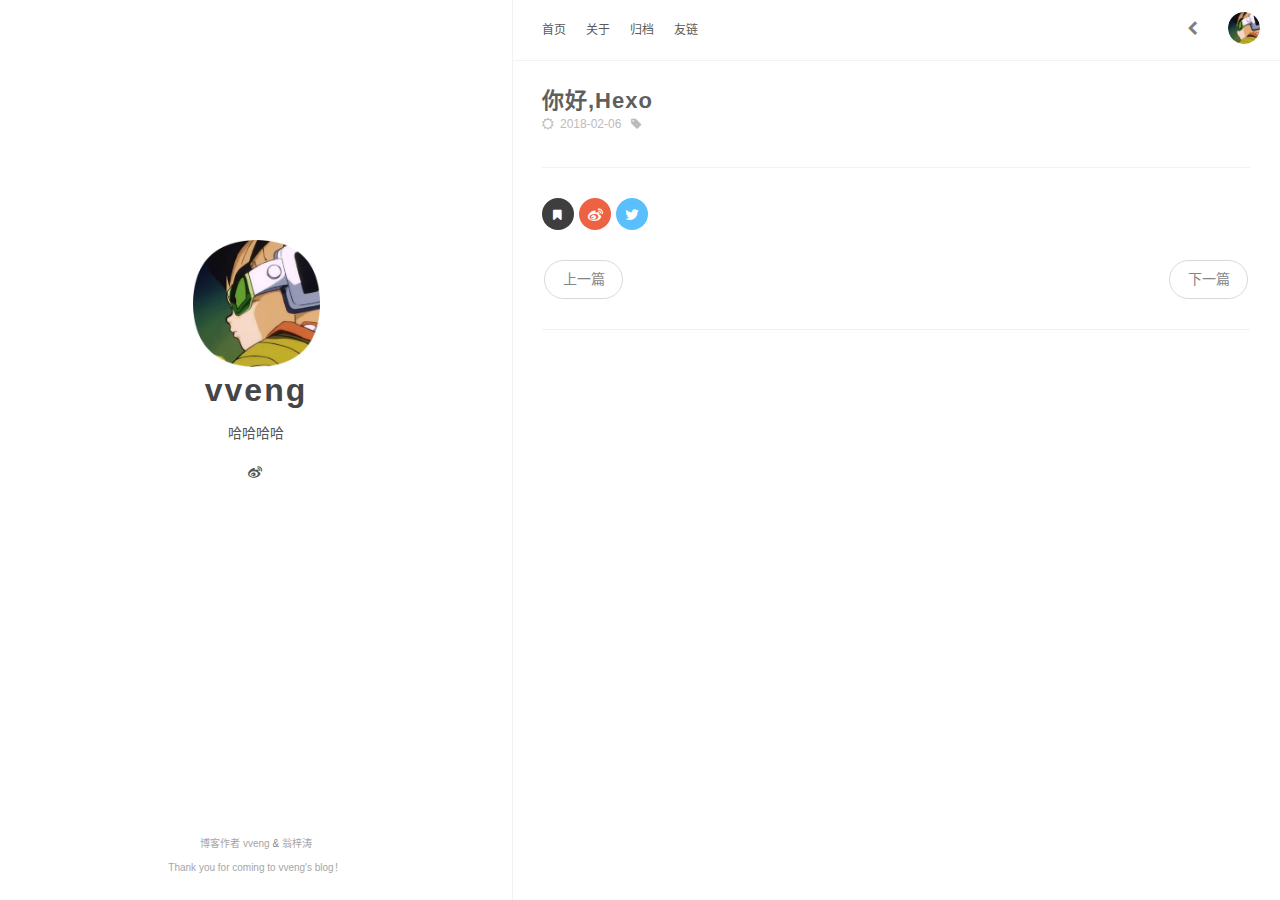
<file: 2018/02/06/你好-Hexo/index.html>
<!DOCTYPE html><html lang="zh-CN"><head><meta charset="utf-8"><meta name="X-UA-Compatible" content="IE=edge"><meta name="author" content="翁梓涛 ,vvengStruggle@163.com"><title>你好,Hexo · vveng</title><meta name="description" content=""><meta name="keywords" content="vveng,翁梓涛,JAVA,Android,blog"><meta content="width=device-width, initial-scale=1.0, maximum-scale=1.0, user-scalable=0" name="viewport"><meta content="yes" name="apple-mobile-web-app-capable"><meta content="black" name="apple-mobile-web-app-status-bar-style"><meta content="telephone=no" name="format-detection"><meta name="renderer" content="webkit"><link rel="short icon" href="/images/favicon.png" type="image/x-icon"><link rel="stylesheet" href="/css/style.css"><link rel="stylesheet" href="/css/blog_basic.css"><link rel="stylesheet" href="/css/font-awesome.min.css"><link rel="alternate" type="application/atom+xml" title="ATOM 1.0" href="/atom.xml"></head><body><div class="sidebar animated fadeInDown"><div class="logo-title"><div class="title"><img src="/images/tx.png" style="width:127px;"><h3 title=""><a href="/">vveng</a></h3><div class="description"><p>哈哈哈哈</p></div></div></div><ul class="social-links"><li><a href="http://weibo.com/u/2181295302"><i class="fa fa-weibo"></i></a></li></ul><div class="footer"><a target="_blank" href="/"><span>博客作者 </span></a><a href="https://vveng.top"> vveng </a><span>&</span><a href="https://vveng.top"> 翁梓涛</a><div class="by_farbox"><a href="https://vveng.top" target="_blank">Thank you for coming to vveng's blog&#65281;</a></div></div></div><div class="main"><div class="page-top animated fadeInDown"><div class="nav"><li><a href="/">首页</a></li><li><a href="/about">关于</a></li><li><a href="/archives">归档</a></li><li><a href="/links">友链</a></li></div><div class="information"><div class="back_btn"><li><a class="fa fa-chevron-left" onclick="window.history.go(-1)"> </a></li></div><div class="avatar"><img src="/images/tx.png"></div></div></div><div class="autopagerize_page_element"><div class="content"><div class="post-page"><div class="post animated fadeInDown"><div class="post-title"><h3><a>你好,Hexo</a></h3></div><div class="post-content"></div><div class="post-footer"><div class="meta"><div class="info"><i class="fa fa-sun-o"></i><span class="date">2018-02-06</span><i class="fa fa-tag"></i></div></div></div></div><div class="share"><div class="evernote"><a class="fa fa-bookmark" href="javascript:(function(){EN_CLIP_HOST='http://www.evernote.com';try{var%20x=document.createElement('SCRIPT');x.type='text/javascript';x.src=EN_CLIP_HOST+'/public/bookmarkClipper.js?'+(new%20Date().getTime()/100000);document.getElementsByTagName('head')[0].appendChild(x);}catch(e){location.href=EN_CLIP_HOST+'/clip.action?url='+encodeURIComponent(location.href)+'&amp;title='+encodeURIComponent(document.title);}})();" ref="nofollow" target="_blank"></a></div><div class="weibo"><a class="fa fa-weibo" href="javascript:void((function(s,d,e){try{}catch(e){}var f='http://service.weibo.com/share/share.php?',u=d.location.href,p=['url=',e(u),'&amp;title=',e(d.title),'&amp;appkey=2924220432'].join('');function a(){if(!window.open([f,p].join(''),'mb',['toolbar=0,status=0,resizable=1,width=620,height=450,left=',(s.width-620)/2,',top=',(s.height-450)/2].join('')))u.href=[f,p].join('');};if(/Firefox/.test(navigator.userAgent)){setTimeout(a,0)}else{a()}})(screen,document,encodeURIComponent));"></a></div><div class="twitter"><a class="fa fa-twitter" href="http://twitter.com/home?status=,http://yoursite.com/2018/02/06/你好-Hexo/,vveng,你好,Hexo,;"></a></div></div><div class="pagination"><ul class="clearfix"><li class="pre pagbuttons"><a class="btn" role="navigation" href="/2018/03/30/Android优化中弱引用WeakReference的知识-1/" title="Android优化中弱引用WeakReference的知识">上一篇</a></li><li class="next pagbuttons"><a class="btn" role="navigation" href="/2018/02/06/hello-world/" title="Hello World">下一篇</a></li></ul></div></div></div></div></div><script src="/js/jquery.js"></script><script src="/js/jquery-migrate-1.2.1.min.js"></script><script src="/js/jquery.appear.js"></script></body></html>
</file>
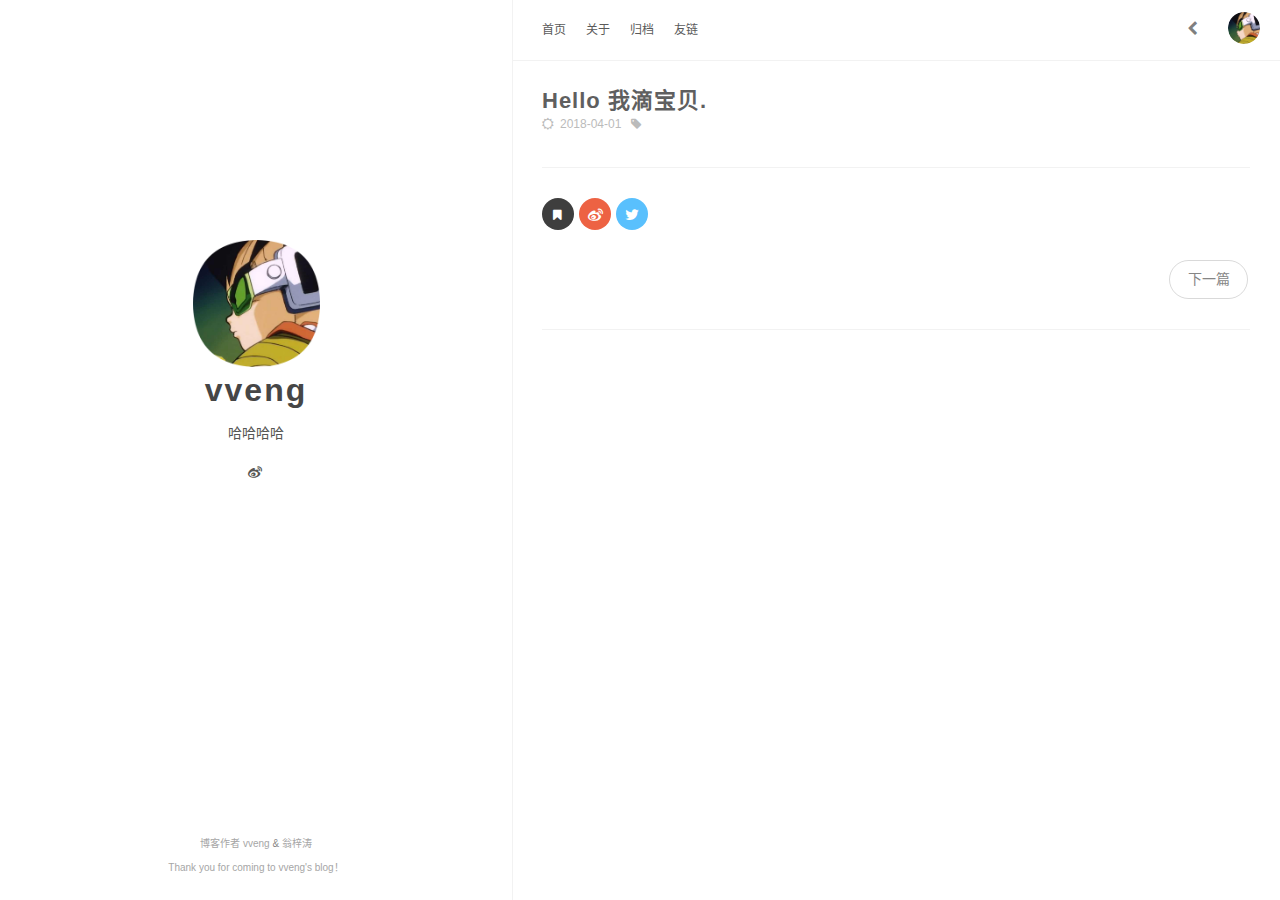
<file: 2018/04/01/Hello-我滴宝贝/index.html>
<!DOCTYPE html><html lang="zh-CN"><head><meta charset="utf-8"><meta name="X-UA-Compatible" content="IE=edge"><meta name="author" content="翁梓涛 ,vvengStruggle@163.com"><title>Hello 我滴宝贝. · vveng</title><meta name="description" content=""><meta name="keywords" content="vveng,翁梓涛,JAVA,Android,blog"><meta content="width=device-width, initial-scale=1.0, maximum-scale=1.0, user-scalable=0" name="viewport"><meta content="yes" name="apple-mobile-web-app-capable"><meta content="black" name="apple-mobile-web-app-status-bar-style"><meta content="telephone=no" name="format-detection"><meta name="renderer" content="webkit"><link rel="short icon" href="/images/favicon.png" type="image/x-icon"><link rel="stylesheet" href="/css/style.css"><link rel="stylesheet" href="/css/blog_basic.css"><link rel="stylesheet" href="/css/font-awesome.min.css"><link rel="alternate" type="application/atom+xml" title="ATOM 1.0" href="/atom.xml"></head><body><div class="sidebar animated fadeInDown"><div class="logo-title"><div class="title"><img src="/images/tx.png" style="width:127px;"><h3 title=""><a href="/">vveng</a></h3><div class="description"><p>哈哈哈哈</p></div></div></div><ul class="social-links"><li><a href="http://weibo.com/u/2181295302"><i class="fa fa-weibo"></i></a></li></ul><div class="footer"><a target="_blank" href="/"><span>博客作者 </span></a><a href="https://vveng.top"> vveng </a><span>&</span><a href="https://vveng.top"> 翁梓涛</a><div class="by_farbox"><a href="https://vveng.top" target="_blank">Thank you for coming to vveng's blog&#65281;</a></div></div></div><div class="main"><div class="page-top animated fadeInDown"><div class="nav"><li><a href="/">首页</a></li><li><a href="/about">关于</a></li><li><a href="/archives">归档</a></li><li><a href="/links">友链</a></li></div><div class="information"><div class="back_btn"><li><a class="fa fa-chevron-left" onclick="window.history.go(-1)"> </a></li></div><div class="avatar"><img src="/images/tx.png"></div></div></div><div class="autopagerize_page_element"><div class="content"><div class="post-page"><div class="post animated fadeInDown"><div class="post-title"><h3><a>Hello 我滴宝贝.</a></h3></div><div class="post-content"></div><div class="post-footer"><div class="meta"><div class="info"><i class="fa fa-sun-o"></i><span class="date">2018-04-01</span><i class="fa fa-tag"></i></div></div></div></div><div class="share"><div class="evernote"><a class="fa fa-bookmark" href="javascript:(function(){EN_CLIP_HOST='http://www.evernote.com';try{var%20x=document.createElement('SCRIPT');x.type='text/javascript';x.src=EN_CLIP_HOST+'/public/bookmarkClipper.js?'+(new%20Date().getTime()/100000);document.getElementsByTagName('head')[0].appendChild(x);}catch(e){location.href=EN_CLIP_HOST+'/clip.action?url='+encodeURIComponent(location.href)+'&amp;title='+encodeURIComponent(document.title);}})();" ref="nofollow" target="_blank"></a></div><div class="weibo"><a class="fa fa-weibo" href="javascript:void((function(s,d,e){try{}catch(e){}var f='http://service.weibo.com/share/share.php?',u=d.location.href,p=['url=',e(u),'&amp;title=',e(d.title),'&amp;appkey=2924220432'].join('');function a(){if(!window.open([f,p].join(''),'mb',['toolbar=0,status=0,resizable=1,width=620,height=450,left=',(s.width-620)/2,',top=',(s.height-450)/2].join('')))u.href=[f,p].join('');};if(/Firefox/.test(navigator.userAgent)){setTimeout(a,0)}else{a()}})(screen,document,encodeURIComponent));"></a></div><div class="twitter"><a class="fa fa-twitter" href="http://twitter.com/home?status=,http://yoursite.com/2018/04/01/Hello-我滴宝贝/,vveng,Hello 我滴宝贝.,;"></a></div></div><div class="pagination"><ul class="clearfix"><li class="next pagbuttons"><a class="btn" role="navigation" href="/2018/03/30/Android优化中弱引用WeakReference的知识-1/" title="Android优化中弱引用WeakReference的知识">下一篇</a></li></ul></div></div></div></div></div><script src="/js/jquery.js"></script><script src="/js/jquery-migrate-1.2.1.min.js"></script><script src="/js/jquery.appear.js"></script></body></html>
</file>
<file: css/style.css>
@charset "UTF-8";
html {
  background-color: #fff;
  -webkit-font-smoothing: antialiased;
}

body {
  color: rgba(0, 0, 0, 0.5);
  font-family: 'PingHei', 'PingFang SC', Helvetica Neue, 'Work Sans', 'Hiragino Sans GB', 'Microsoft YaHei', SimSun, sans-serif;
  font-size: 15px;
  width: 100%;
  margin: 0 auto 30px auto;
  background-color: #fff;
}

p {
  line-height: 1.9em;
  font-weight: 400;
  font-size: 14px;
}

a {
  text-decoration: none;
}

a:link, a:visited {
  opacity: 1;
  -webkit-transition: all .15s linear;
  -moz-transition: all .15s linear;
  -o-transition: all .15s linear;
  -ms-transition: all .15s linear;
  transition: all .15s linear;
  color: #424242;
}

a:hover, a:active {
  color: #4786D6;
}

/*basic styles ends*/
/*animation starts*/
.animated {
  -webkit-animation-fill-mode: both;
  -moz-animation-fill-mode: both;
  -ms-animation-fill-mode: both;
  -o-animation-fill-mode: both;
  animation-fill-mode: both;
  -webkit-animation-duration: 1s;
  -moz-animation-duration: 1s;
  -ms-animation-duration: 1s;
  -o-animation-duration: 1s;
  animation-duration: 1s;
}

.animated.hinge {
  -webkit-animation-duration: 1s;
  -moz-animation-duration: 1s;
  -ms-animation-duration: 1s;
  -o-animation-duration: 1s;
  animation-duration: 1s;
}

@-webkit-keyframes fadeInDown {
  0% {
    opacity: 0;
    -webkit-transform: translateY(-20px);
  }
  100% {
    opacity: 1;
    -webkit-transform: translateY(0);
  }
}
@-moz-keyframes fadeInDown {
  0% {
    opacity: 0;
    -moz-transform: translateY(-20px);
  }
  100% {
    opacity: 1;
    -moz-transform: translateY(0);
  }
}
@-o-keyframes fadeInDown {
  0% {
    opacity: 0;
    -o-transform: translateY(-20px);
  }
  100% {
    opacity: 1;
    -o-transform: translateY(0);
  }
}
@keyframes fadeInDown {
  0% {
    opacity: 0;
    transform: translateY(-20px);
  }
  100% {
    opacity: 1;
    transform: translateY(0);
  }
}
.fadeInDown {
  -webkit-animation-name: fadeInDown;
  -moz-animation-name: fadeInDown;
  -o-animation-name: fadeInDown;
  animation-name: fadeInDown;
}

/*animation ends*/
.content {
  height: auto;
  float: right;
  width: 60%;
  margin-top: 60px;
}

.page-top {
  width: 60%;
  position: fixed;
  right: 0;
  z-index: 3;
  background-color: #fff;
  height: 60px;
  border-bottom: 1px solid #f2f2f2;
}
.page-top .nav {
  list-style: none;
  padding: 18px 30px;
  float: left;
  font-size: 12px;
}
.page-top .nav li {
  position: relative;
  display: initial;
  padding-right: 20px;
}
.page-top .nav a {
  color: #5A5A5A;
}
.page-top .nav a:hover {
  color: #4786D6;
}
.page-top .nav a.current {
  color: #5A5A5A;
  padding-bottom: 22px;
  border-bottom: 1px solid #5A5A5A;
}
.page-top .information {
  float: right;
  padding-top: 12px;
  padding-right: 20px;
}
.page-top .information .avatar {
  float: right;
}
.page-top .information .avatar img {
  width: 32px;
  height: 32px;
  border-radius: 300px;
}
.page-top .information .back_btn {
  float: left;
  padding-top: 5px;
  margin-right: -10px;
}
.page-top .information .back_btn li {
  display: initial;
  padding-right: 40px;
}

.sidebar {
  width: 40%;
  -webkit-background-size: cover;
  background-size: cover;
  background-color: #fff;
  height: 100%;
  transition: 0.8s;
  top: 0;
  left: 0;
  position: fixed;
  z-index: 4;
  border-right: 1px solid #f2f2f2;
}
.sidebar .logo-title {
  text-align: center;
  padding-top: 240px;
}
.sidebar .logo-title .description {
  font-size: 14px;
  color: #565654;
}
.sidebar .logo-title .logo {
  margin: 0 auto;
}
.sidebar .logo-title .title h3 {
  text-transform: none;
  font-size: 2rem;
  font-weight: bold;
  letter-spacing: 2px;
  line-height: 1;
  margin: 0;
}
.sidebar .logo-title .title a {
  text-decoration: none;
  color: #464646;
  font-size: 2rem;
  font-weight: bold;
}
.sidebar .social-links {
  list-style: none;
  padding: 0;
  font-size: 14px;
  text-align: center;
}
.sidebar .social-links i {
  margin-right: 3px;
}
.sidebar .social-links li {
  display: inline;
  padding: 0 4px;
  line-height: 0;
}
.sidebar .social-links a {
  color: #565654;
}
.sidebar .social-links a:hover {
  color: #4786D6;
}

.post {
  background-color: #FFF;
  margin: 30px;
}
.post .post-title h1 {
  text-transform: none;
  font-size: 30px;
  letter-spacing: 5px;
  line-height: 1;
}
.post .post-title h2 {
  text-transform: none;
  letter-spacing: 1px;
  font-size: 28px;
  line-height: 1;
  font-weight: 600;
  color: #5f5f5f;
}
.post .post-title h3 {
  text-transform: none;
  letter-spacing: 1px;
  line-height: 1;
  font-weight: 600;
  color: #464646;
  font-size: 22px;
  margin: 0;
}
.post .post-title a {
  text-decoration: none;
  letter-spacing: 1px;
  color: #5f5f5f;
}
.post .post-title a:hover {
  text-decoration: underline;
}
.post .post-content a {
  text-decoration: none;
  letter-spacing: 1px;
  color: #4786D6;
}
.post .post-content a:hover {
  color: #2F69B3;
}
.post .post-content h3 {
  color: #5F5F5F;
  font-size: 22px;
  font-weight: 600;
}
.post .post-content h4 {
  color: #5F5F5F;
  font-size: 16px;
}
.post .post-footer {
  padding: 0 0 30px 0;
  border-bottom: 1px solid #f2f2f2;
}
.post .post-footer .meta {
  max-width: 100%;
  height: 25px;
  color: #bbbbbb;
}
.post .post-footer .meta .info {
  float: left;
  font-size: 12px;
}
.post .post-footer .meta .info .date {
  margin-right: 10px;
}
.post .post-footer .meta a {
  text-decoration: none;
  color: #bbbbbb;
  padding-right: 10px;
}
.post .post-footer .meta a:hover {
  color: #4786D6;
}
.post .post-footer .meta i {
  margin-right: 6px;
}
.post .post-footer .tags {
  padding-bottom: 15px;
  font-size: 13px;
}
.post .post-footer .tags ul {
  list-style-type: none;
  display: inline;
  margin: 0;
  padding: 0;
}
.post .post-footer .tags ul li {
  list-style-type: none;
  margin: 0;
  padding-right: 5px;
  display: inline;
}
.post .post-footer .tags a {
  text-decoration: none;
  color: rgba(0, 0, 0, 0.44);
  font-weight: 400;
}
.post .post-footer .tags a:hover {
  text-decoration: none;
}

.pagination {
  margin: 30px;
  padding: 0px 0 56px 0;
  border-bottom: 1px solid #f2f2f2;
}
.pagination ul {
  list-style: none;
  margin: 0;
  padding: 0;
  height: 13px;
}
.pagination ul li {
  margin: 0 2px 0 2px;
  display: inline;
  line-height: 1;
}
.pagination ul li a {
  text-decoration: none;
}
.pagination .pre {
  float: left;
}
.pagination .next {
  float: right;
}

.like-reblog-buttons {
  float: right;
}

.like-button {
  float: right;
  padding: 0 0 0 10px;
}

.reblog-button {
  float: right;
  padding: 0;
}

#install-btn {
  position: fixed;
  bottom: 0px;
  right: 6px;
}

#disqus_thread {
  margin: 30px;
  border-bottom: 1px solid #f2f2f2;
}

.footer {
  clear: both;
  text-align: center;
  font-size: 10px;
  margin: 0 auto;
  bottom: 0;
  position: absolute;
  width: 100%;
  padding-bottom: 20px;
  background: #fff;
}
.footer a {
  color: #A6A6A6;
}
.footer a:hover {
  color: #4786D6;
}

/*for archive*/
.archive {
  width: 100%;
}

.list-with-title {
  font-size: 14px;
  margin: 30px;
  padding: 0;
}
.list-with-title li {
  list-style-type: none;
  padding: 0;
}
.list-with-title .listing-title {
  font-size: 24px;
  color: #666666;
  font-weight: 600;
  line-height: 2.2em;
}
.list-with-title .listing {
  padding: 0;
}
.list-with-title .listing .listing-post {
  padding-bottom: 5px;
}
.list-with-title .listing .listing-post .post-time {
  float: right;
  color: #C5C5C5;
}
.list-with-title .listing .listing-post a {
  color: #8F8F8F;
}
.list-with-title .listing .listing-post a:hover {
  color: #4786D6;
}

/* share */
.share {
  margin: 0px 30px;
  display: inline-flex;
}

.evernote {
  width: 32px;
  height: 32px;
  border-radius: 300px;
  background-color: #3E3E3E;
  margin-right: 5px;
}
.evernote a {
  color: #fff;
  padding: 11px;
  font-size: 12px;
}
.evernote a:hover {
  color: #ED6243;
  padding: 11px;
}

.weibo {
  width: 32px;
  height: 32px;
  border-radius: 300px;
  background-color: #ED6243;
  margin-right: 5px;
}
.weibo a {
  color: #fff;
  padding: 9px;
}
.weibo a:hover {
  color: #BD4226;
}

.twitter {
  width: 32px;
  height: 32px;
  border-radius: 300px;
  background-color: #59C0FD;
  margin-right: 5px;
}
.twitter a {
  color: #fff;
  padding: 9px;
}
.twitter a:hover {
  color: #4B9ECE;
}

/* about */
.about {
  margin: 30px;
}
.about h3 {
  font-size: 22px;
}

/* links*/
.links {
  margin: 30px;
}
.links h3 {
  font-size: 22px;
}
.links a {
  cursor: pointer;
}

/* 评论样式 */
.comment-count {
  color: #666;
}

.tab-community {
  color: #666;
}

.read_more {
  font-size: 14px;
}

.back-button {
  padding-top: 30px;
  max-width: 100px;
  padding-left: 40px;
  float: left;
}

/* 默认评论样式 */
#fb_comments_container {
  margin: 30px;
}

/* 按钮样式 */
a.btn {
  color: #868686;
  font-weight: 400;
}

.btn {
  display: inline-block;
  position: relative;
  outline: 0;
  color: rgba(0, 0, 0, 0.44);
  background: transparent;
  font-size: 14px;
  text-align: center;
  text-decoration: none;
  cursor: pointer;
  border: 1px solid rgba(0, 0, 0, 0.15);
  white-space: nowrap;
  font-weight: 400;
  font-style: normal;
  border-radius: 999em;
}

.btn:hover {
  display: inline-block;
  position: relative;
  outline: 0px;
  color: #464545;
  background: transparent;
  font-size: 14px;
  text-align: center;
  text-decoration: none;
  cursor: pointer;
  border: 1px solid #464545;
  white-space: nowrap;
  font-weight: 400;
  font-style: normal;
  border-radius: 999em;
}

[role="back"] {
  padding: 0.5em 1.25em;
  line-height: 1.666em;
}

[role="home"] {
  padding: 0.5em 1.25em;
  line-height: 1.666em;
}

[role="navigation"] {
  padding: 0.5em 1.25em;
  line-height: 1.666em;
}

[role="tags"] {
  padding: 6px 12px;
}

/* Menu样式 */
.menu {
  float: right;
  padding-top: 30px;
}
.menu .btn-down {
  margin: 0px;
}
.menu .btn-down li {
  list-style: none;
  width: 100px;
}
.menu .btn-down li a {
  display: inline-block;
  position: relative;
  padding: 0.5em 1.25em;
  outline: 0;
  color: rgba(0, 0, 0, 0.44);
  background: transparent;
  font-size: 14px;
  text-align: center;
  text-decoration: none;
  cursor: pointer;
  border: 1px solid rgba(0, 0, 0, 0.15);
  white-space: nowrap;
  font-weight: 400;
  font-style: normal;
  border-radius: 999em;
  margin-top: 5px;
}
.menu .btn-down li a:hover {
  position: relative;
  padding: 0.5em 1.25em;
  outline: 0;
  color: #fff;
  background: #3CBD10;
  font-size: 14px;
  text-align: center;
  text-decoration: none;
  cursor: pointer;
  border: 1px solid rgba(0, 0, 0, 0.15);
  white-space: nowrap;
  font-weight: 400;
  font-style: normal;
  border-radius: 999em;
  margin-top: 5px;
}
.menu .btn-down div {
  position: absolute;
  visibility: hidden;
  width: 100px;
  float: right;
}

.page_404 {
  text-align: center;
  padding-top: 50px;
}

@media screen and (max-width: 960px) {
  .sidebar {
    width: 100%;
    position: absolute;
    border-right: none;
    z-index: 1;
  }
  .sidebar .logo-title {
    padding-top: 120px;
  }
  .sidebar .logo-title .title img {
    width: 100px;
  }
  .sidebar .logo-title .title h3 {
    font-size: 20px;
  }

  .page-top {
    width: 100%;
  }

  .post-title h3 {
    line-height: 1.6;
  }

  .content {
    margin-top: 420px;
    width: 100%;
    z-index: 2;
    position: absolute;
  }

  .footer {
    display: none;
  }

  .share {
    display: grid;
  }
}
</file>
<file: css/blog_basic.css>
.post-content .tip {
  position: relative;
  margin: 2em 0;
  padding: 12px 24px 12px 30px;
  border-left: 4px solid #f66;
  border-top-right-radius: 2px;
  border-bottom-right-radius: 2px;
  background-color: #f8f8f8
}

.post-content .tip br {
  /**display: none**/
}

.post-content .tip:before {
  position: absolute;
  top: 14px;
  left: -12px;
  content: "!";
  width: 20px;
  height: 20px;
  border-radius: 100%;
  color: #fff;
  font-size: 14px;
  line-height: 20px;
  font-weight: bold;
  text-align: center;
  background-color: #f66;
  font-family: 'Dosis', 'Source Sans Pro', 'Helvetica Neue', Arial, sans-serif
}

.content > .post > .post-content > p {
  word-wrap: break-word;
  word-break: break-all;
}

#ds-thread,#disqus_thread,#cloud-tie-wrapper {
  margin: 0 30px!important
}

pre {
  font-size: 0.8em!important;
  background-color: #f8f8f8!important;
  font-family: 'Roboto Mono','Lucida Console','Trebuchet MS','Courier New', Monaco, courier,'PingFang SC','Hiragino Sans GB','Microsoft Jhenghei','Microsoft YaHei', monospace!important
}

figure.highlight {
  position: relative!important;
  margin: 1em 0!important;
  border-radius: 2px!important;
  line-height: 1.1em!important;
  background-color: #f8f8f8!important;
  overflow-x: auto!important
}

figure.highlight table,figure.highlight tr,figure.highlight td {
  width: 100%!important;
  border-collapse: collapse!important;
  padding: 0!important;
  margin: 0!important
}

figure.highlight .gutter {
  display: none!important
}

figure.highlight .code pre {
  padding: 1.2em 1.4em!important;
  line-height: 1.5em!important;
  margin: 0!important
}

figure.highlight.html .code:after,figure.highlight.js .code:after,figure.highlight.bash .code:after,figure.highlight.css .code:after,figure.highlight.scss .code:after,figure.highlight.diff .code:after,figure.highlight.java .code:after,figure.highlight.xml .code:after,figure.highlight.python .code:after,figure.highlight.json .code:after,figure.highlight.swift .code:after,figure.highlight.ruby .code:after,figure.highlight.perl .code:after,figure.highlight.php .code:after,figure.highlight.c .code:after,figure.highlight.cpp .code:after {
  position: absolute!important;
  top: 0!important;
  right: 0!important;
  color: #ccc!important;
  text-align: right!important;
  font-size: 0.75em!important;
  padding: 5px 10px 0!important;
  line-height: 15px!important;
  height: 15px!important;
  font-weight: 600!important
}

figure.highlight.html .code:after {
  content: "HTML"
}

figure.highlight.js .code:after {
  content: "JS"
}

figure.highlight.bash .code:after {
  content: "BASH"
}

figure.highlight.css .code:after {
  content: "CSS"
}

figure.highlight.scss .code:after {
  content: "SCSS"
}

figure.highlight.diff .code:after {
  content: "DIFF"
}

figure.highlight.java .code:after {
  content: "JAVA"
}

figure.highlight.xml .code:after {
  content: "XML"
}

figure.highlight.python .code:after {
  content: "PYTHON"
}

figure.highlight.json .code:after {
  content: "JSON"
}

figure.highlight.swift .code:after {
  content: "SWIFT"
}

figure.highlight.ruby .code:after {
  content: "RUBY"
}

figure.highlight.perl .code:after {
  content: "PERL"
}

figure.highlight.php .code:after {
  content: "PHP"
}

figure.highlight.c .code:after {
  content: "C"
}

figure.highlight.java .code:after {
  content: "JAVA"
}

figure.highlight.cpp .code:after {
  content: "CPP"
}

figure.highlight.cpp .code:after {
  content: 'C++'
}

pre {
  color: #525252!important
}

pre .function .keyword,pre .constant {
  color: #0092db!important
}

pre .keyword,pre .attribute {
  color: #e96900!important
}

pre .number,pre .literal {
  color: #ae81ff!important
}

pre .tag,pre .tag .title,pre .change,pre .winutils,pre .flow,pre .lisp .title,pre .clojure .built_in,pre .nginx .title,pre .tex .special {
  color: #2973b7!important
}

pre .symbol,pre .symbol .string,pre .value,pre .regexp {
  color: #42b983!important
}

pre .title {
  color: #83B917!important
}

pre .tag .value,pre .string,pre .subst,pre .haskell .type,pre .preprocessor,pre .ruby .class .parent,pre .built_in,pre .sql .aggregate,pre .django .template_tag,pre .django .variable,pre .smalltalk .class,pre .javadoc,pre .django .filter .argument,pre .smalltalk .localvars,pre .smalltalk .array,pre .attr_selector,pre .pseudo,pre .addition,pre .stream,pre .envvar,pre .apache .tag,pre .apache .cbracket,pre .tex .command,pre .prompt {
  color: #42b983!important
}

pre .comment,pre .java .annotation,pre .python .decorator,pre .template_comment,pre .pi,pre .doctype,pre .shebang,pre .apache .sqbracket,pre .tex .formula {
  color: #b3b3b3!important
}

pre .deletion {
  color: #BA4545!important
}

pre .coffeescript .javascript,pre .javascript .xml,pre .tex .formula,pre .xml .javascript,pre .xml .vbscript,pre .xml .css,pre .xml .cdata {
  opacity: 0.5!important
}

html {
  height: 100%;
  max-height: 100%;
  padding: 0;
  margin: 0; }

  body {
    padding: 0;
    margin: 0;
    line-height: 1.6em; }

    .clear {
      clear: both;
      display: block;
      overflow: hidden;
      visibility: hidden;
      width: 0;
      height: 0; }

      h1, h2, h3, h4, h5, h6 {
        text-rendering: optimizeLegibility;
        line-height: 1;
        margin: 2rem 0; }

        h1 {
          font-size: 2.1rem;
          line-height: 1.2em; }

          h2 {
            font-size: 1.9rem;
            line-height: 1.2em; }

            h3 {
              font-size: 1.75rem; }

              h4 {
                font-size: 1.3rem; }

                h5 {
                  font-size: 1.3rem; }

                  h6 {
                    font-size: 1.3rem; }

                    img {
                      max-width: 100%;
                      height: auto; }

                      p, ul, ol, dl {
                        margin: 1em 0; }

                        ol ol, ul ul, ul ol, ol ul {
                          margin: 0.4em 0; }

                          ul p, ol p, li p, .content li p, blockquote p, .content blockquote p,
                          .post blockquote p, .post li p {
                            margin: 0;
                            overflow: visible; }

                            a img {
                              border: none; }

dl dt {
  float: left;
  width: 180px;
  overflow: hidden;
  clear: left;
  text-align: right;
  text-overflow: ellipsis;
  white-space: nowrap;
  font-weight: bold;
  margin-bottom: 1em; }

  dl dd {
    margin-left: 200px;
    margin-bottom: 1em; }

    hr {
      display: block;
      height: 1px;
      border: 0;
      border-top: 1px solid #efefef;
      margin: 3.2em 0;
      padding: 0; }

      blockquote {
        box-sizing: border-box;
        margin: 1.6em 0 1.6em -2.2em;
        padding: 0 0 0 1.6em;
        border-left: #4a4a4a 0.4em solid; }

        blockquote p {
          margin: 0.8em 0; }

          blockquote small {
            display: inline-block;
            margin: 0.8em 0 0.8em 1.5em;
            font-size: 0.9em;
            color: #ccc; }

            blockquote small:before {
              content: '\2014 \00A0'; }

              blockquote cite {
                font-weight: bold; }

                blockquote cite a {
                  font-weight: normal; }

                  mark {
                    background-color: #ffc336; }

                    code, tt {
                      padding: 1px 3px;
                      font-family: Inconsolata, monospace, sans-serif;
                      font-size: 0.85em;
                      white-space: pre-wrap;
                      border: 1px solid #E3EDF3;
                      background: #f7f7f9;
                      color: #d14;
                      border-radius: 2px; }
/**
                      pre {
                        -moz-box-sizing: border-box;
                        box-sizing: border-box;
                        margin: 1.6em 0;
                        border: 1px solid #E3EDF3;
                        width: 100%;
                        padding: 10px;
                        font-family: Inconsolata, monospace, sans-serif;
                        font-size: 0.9em;
                        white-space: pre;
                        overflow: auto;
                        background: #F7FAFB;
                        border-radius: 3px; }

                        pre code, tt {
                          font-size: inherit;
                          white-space: -moz-pre-wrap;
                          white-space: pre-wrap;
                          background: transparent;
                          border: none;
                          color: #333;
                          padding: 0; }

                          kbd {
                            display: inline-block;
                            margin-bottom: 0.4em;
                            padding: 1px 8px;
                            border: #ccc 1px solid;
                            color: #666;
                            text-shadow: #fff 0 1px 0;
                            font-size: 0.9em;
                            font-weight: bold;
                            background: #f4f4f4;
                            border-radius: 4px;
                            box-shadow: 0 1px 0 rgba(0, 0, 0, 0.2), 0 1px 0 0 white inset; }

                            table {
                              -moz-box-sizing: border-box;
                              box-sizing: border-box;
                              margin: 1em 0;
                              width: 100%;
                              max-width: 100%;
                              border-width: 1px;
                              border-style: solid;
                              background-color: transparent; }

                              table, table tr, table tr td, table tr th {
                                border-color: #e5e5e5; }

                                table th {
                                  color: #666666;
                                  background-color: #fdfdfd; }

                                  tr th {
                                    border-bottom-width: 1px;
                                    border-bottom-style: solid;
                                    text-align: left; }

                                    tr th, tr td {
                                      padding: 5px 20px;
                                      border-right: 1px solid;
                                      font-size: 1rem; }

                                      tr th:last-child, tr td:last-child {
                                        border-right: 0px; }

                                        table th {
                                          font-weight: bold; }

                                          table tbody > tr:nth-child(odd) > td, table tbody > tr:nth-child(odd) > th {
                                            background-color: #f9f9f9; }

                                            .gist {
                                              font-size: 12px; }
                                              .gist table {
                                                margin: 0;
                                                width: auto; }
                                                .gist table pre {
                                                  font-size: 12px; }
                                                  .gist table .line-numbers {
                                                    font-size: 12px; }
**/

.toc {
  border: 1px solid #f0f0f0;
  margin-bottom: 20px;
  padding: 10px 30px; }

  #fb_comments_container {
    overflow: hidden;
    margin: 0 auto; }
    #fb_comments_container #fb_comments {
      list-style-type: none;
      padding: 0; }
      #fb_comments_container #fb_comments h1 {
        font-size: 1.3em; }
        #fb_comments_container #fb_comments h2 {
          font-size: 1.2em; }
          #fb_comments_container #fb_comments h3 {
            font-size: 1.1em; }
            #fb_comments_container #fb_comments h4, #fb_comments_container #fb_comments h5,
            #fb_comments_container #fb_comments h6 {
              font-size: 1.05em; }
              #fb_comments_container #fb_comments .comment {
                position: relative;
                padding: 25px 0;
                border-bottom: 1px solid rgba(150, 150, 150, 0.2);
                *border-bottom: 1px solid #f0f0f0; }
                #fb_comments_container #fb_comments .comment .avatar {
                  position: absolute;
                  top: 25px;
                  left: 0;
                  width: 50px;
                  float: left; }
                  #fb_comments_container #fb_comments .comment .avatar img {
                    width: 48px;
                    border: none;
                    border-radius: 5px;
                    margin: 0; }
                #fb_comments_container #fb_comments .comment .comment_body,
                #fb_comments_container #fb_comments .comment .c_content {
                  margin-left: 70px;
                  display: block; }
                  #fb_comments_container #fb_comments .comment .comment_body p,
                  #fb_comments_container #fb_comments .comment .c_content p {
                    margin: 5px 0 15px 0;
                    padding: 0;
                    line-height: 1.8; }
                    #fb_comments_container #fb_comments .comment .comment_body .author,
                    #fb_comments_container #fb_comments .comment .c_content .author {
                      line-height: 1.5em;
                      margin: 0;
                      padding: 0; }
                      #fb_comments_container #fb_comments .comment .comment_body .author b,
                      #fb_comments_container #fb_comments .comment .c_content .author b {
                        color: #555; }
                        #fb_comments_container #fb_comments .comment .comment_body .author small,
                        #fb_comments_container #fb_comments .comment .c_content .author small {
                          font-weight: normal;
                          padding-left: 10px;
                          font-size: 0.7em;
                          color: #666; }

#fb_new_comment {
  padding-bottom: 50px; }
  #fb_new_comment textarea {
    border-radius: 5px;
    height: 80px;
    width: 98%;
    padding: 5px;
    font-size: 1em;
    border: 1px solid rgba(150, 150, 150, 0.5);
    *border: 1px solid #a8a8a8;
    line-height: 1.5; }
    #fb_new_comment .comment_error {
      color: red;
      text-align: center;
      display: block;
      font-size: 0.8em;
      padding-top: 1em; }
      #fb_new_comment .c_button:hover {
        background: #E60900;
        color: #fff;
        text-decoration: none; }
        #fb_new_comment .c_button, #fb_new_comment #c_submit {
          cursor: pointer;
          font-family: "Hiragino Sans GB", "Microsoft YaHei", sans-serif;
          font-size: 1em;
          line-height: 1.3em;
          letter-spacing: 1px;
          border-radius: 5px;
          padding: 5px 5px 2px 5px; }
          #fb_new_comment .input_body {
            margin-top: 10px; }
            #fb_new_comment .input_body ul {
              list-style: none;
              padding: 5px 0;
              margin: auto 0; }
              #fb_new_comment .input_body ul li {
                float: left;
                margin-right: 2.2%;
                *margin-right: 22px; }
                #fb_new_comment .input_body ul li label {
                  line-height: 1em; }
                  #fb_new_comment .input_body ul li input {
                    border-radius: 5px;
                    border: 1px solid #ddd;
                    padding: 5px;
                    background: rgba(255, 255, 255, 0.5);
                    margin: 0 0 10px 0; }

#SwfStore_farbox_0 {
  height: 0;
  overflow: hidden; }

  @media screen and (max-width: 320px) {
    #fb_comments .c_content, #fb_comments .comment_body {
      margin-left: 57px;   }
}
</file>
